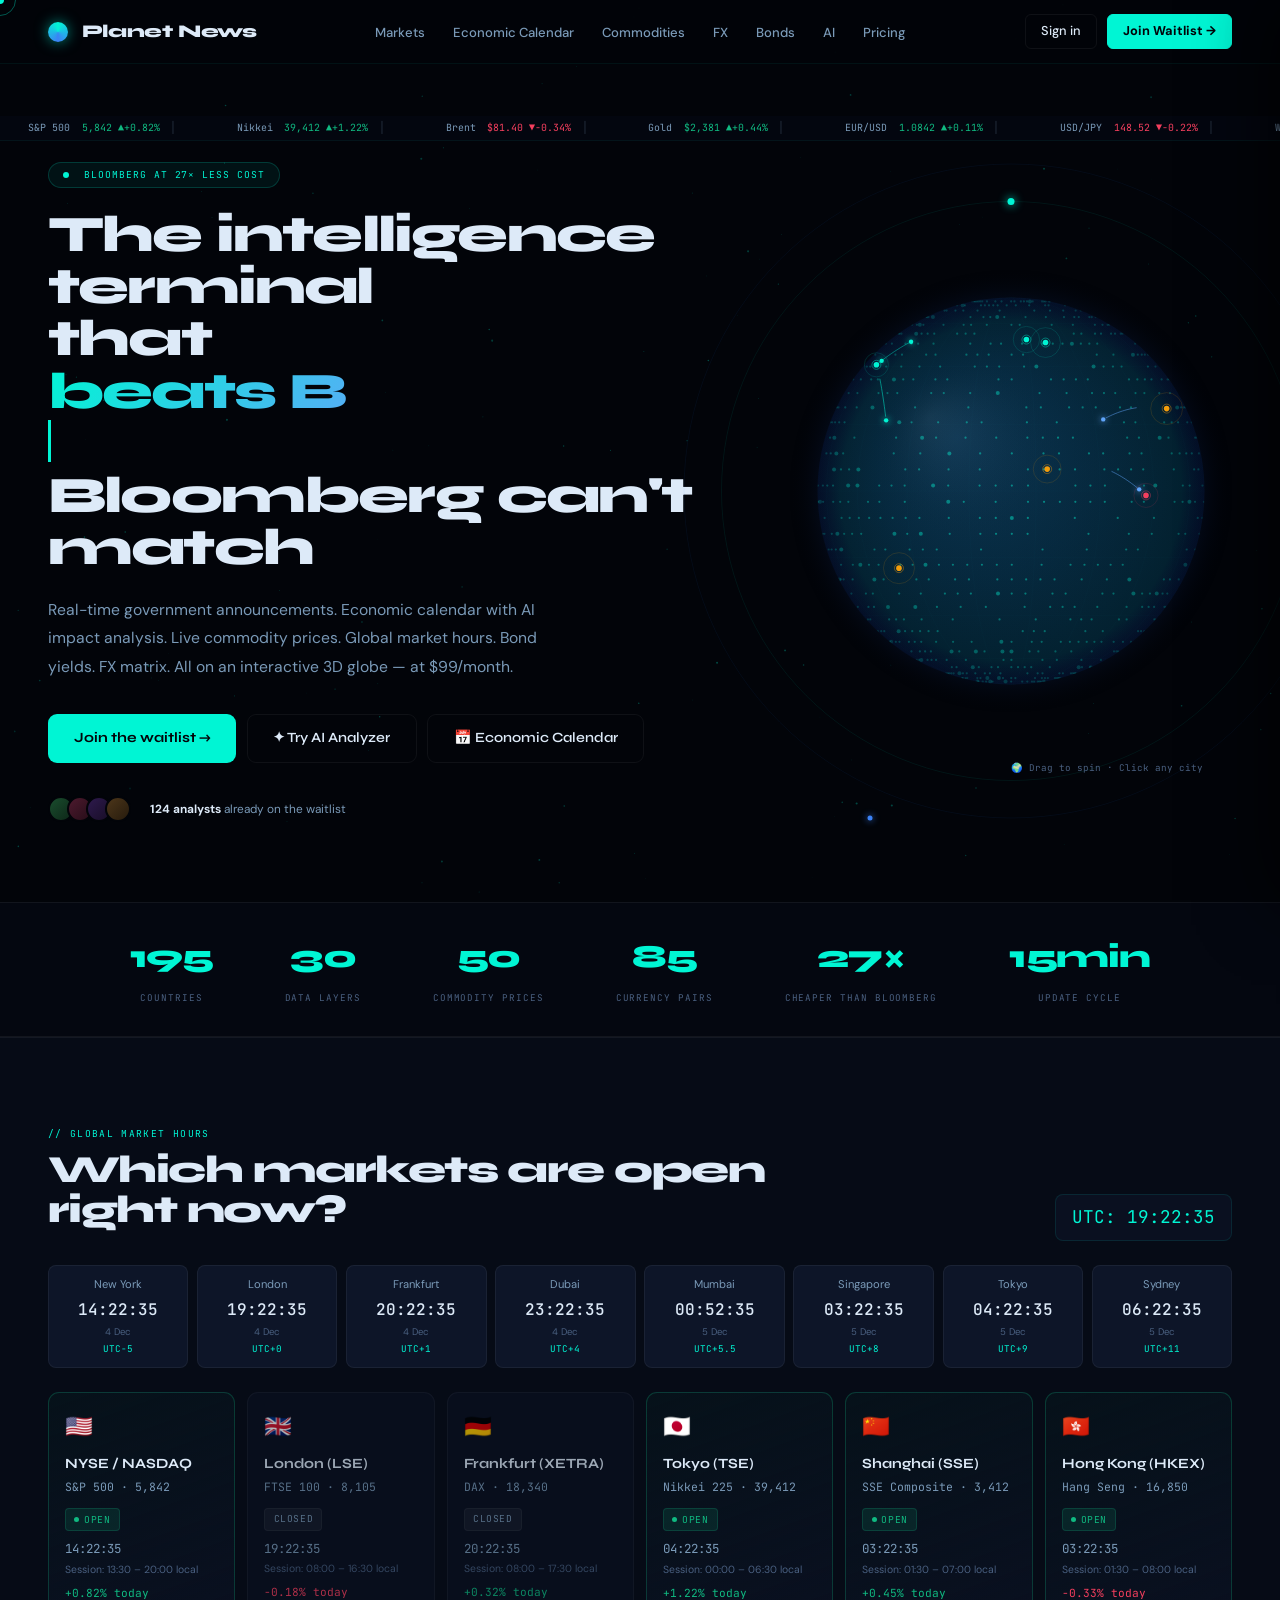
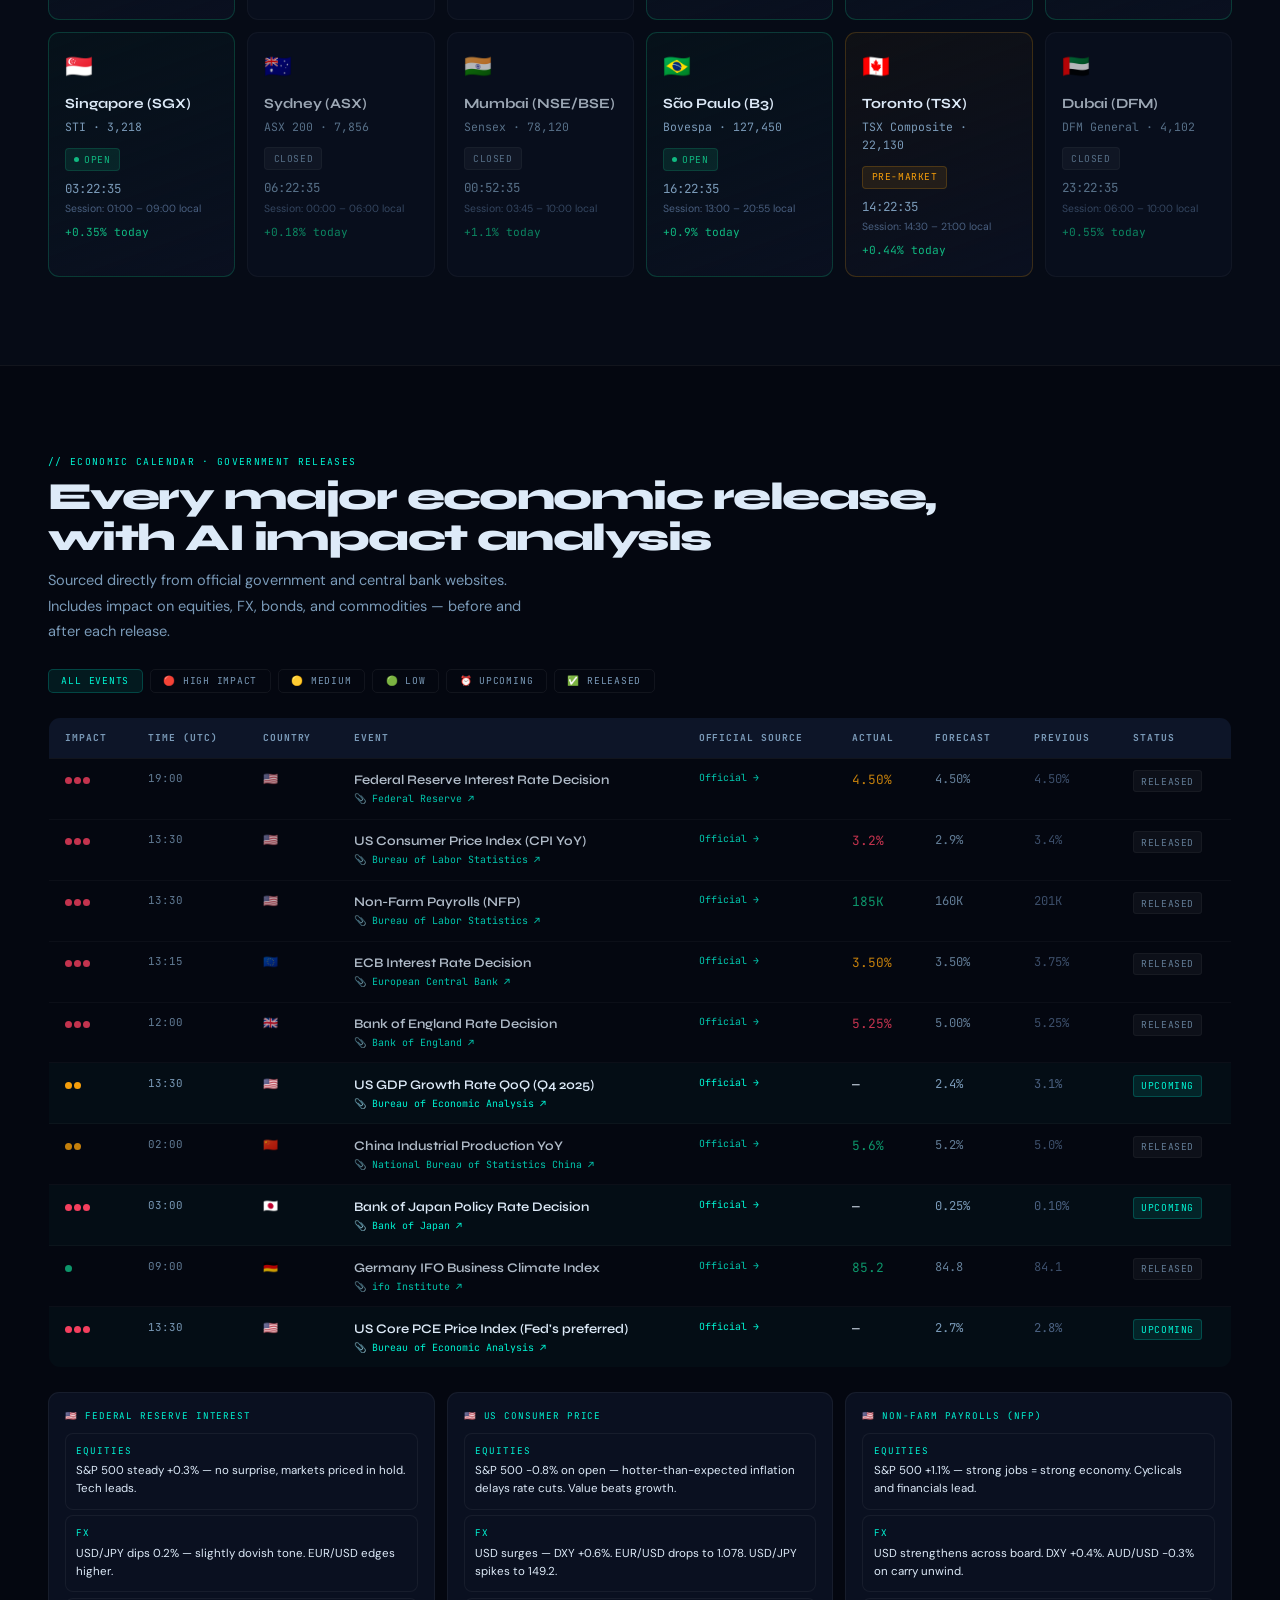
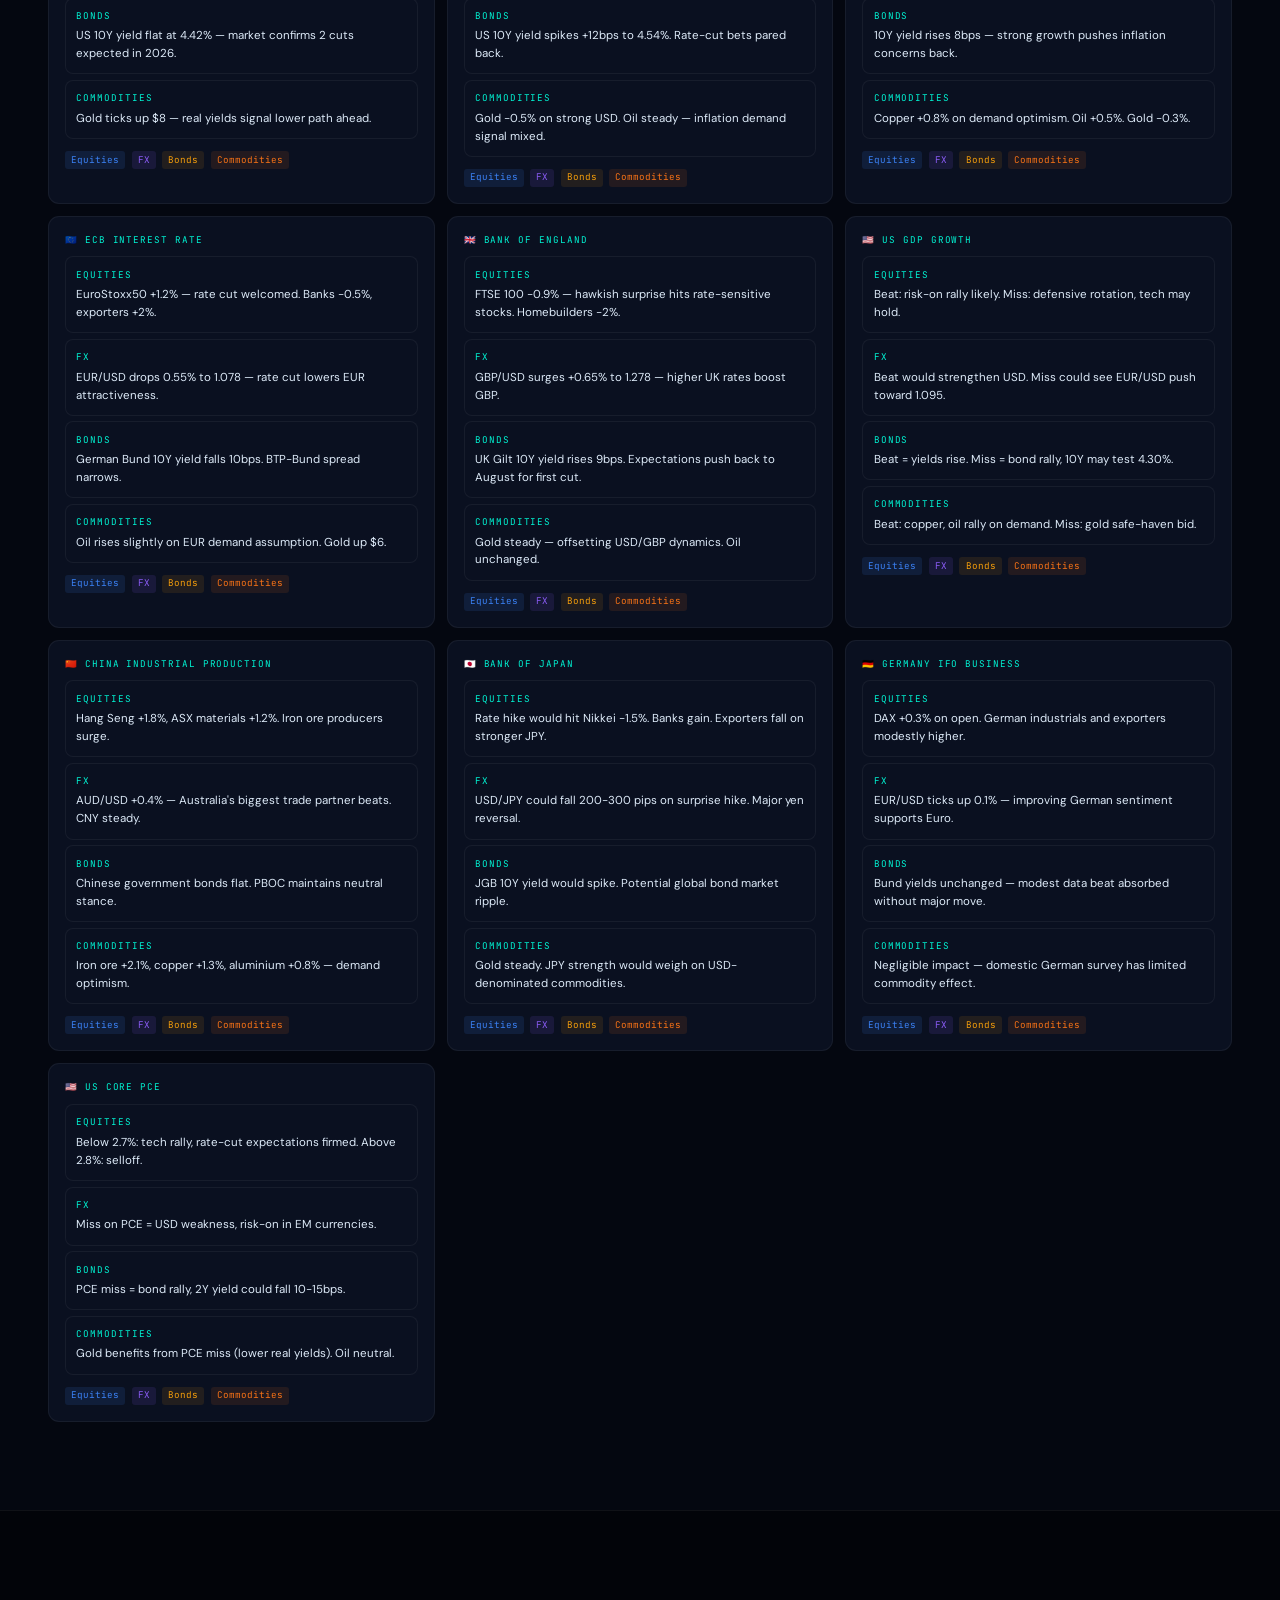
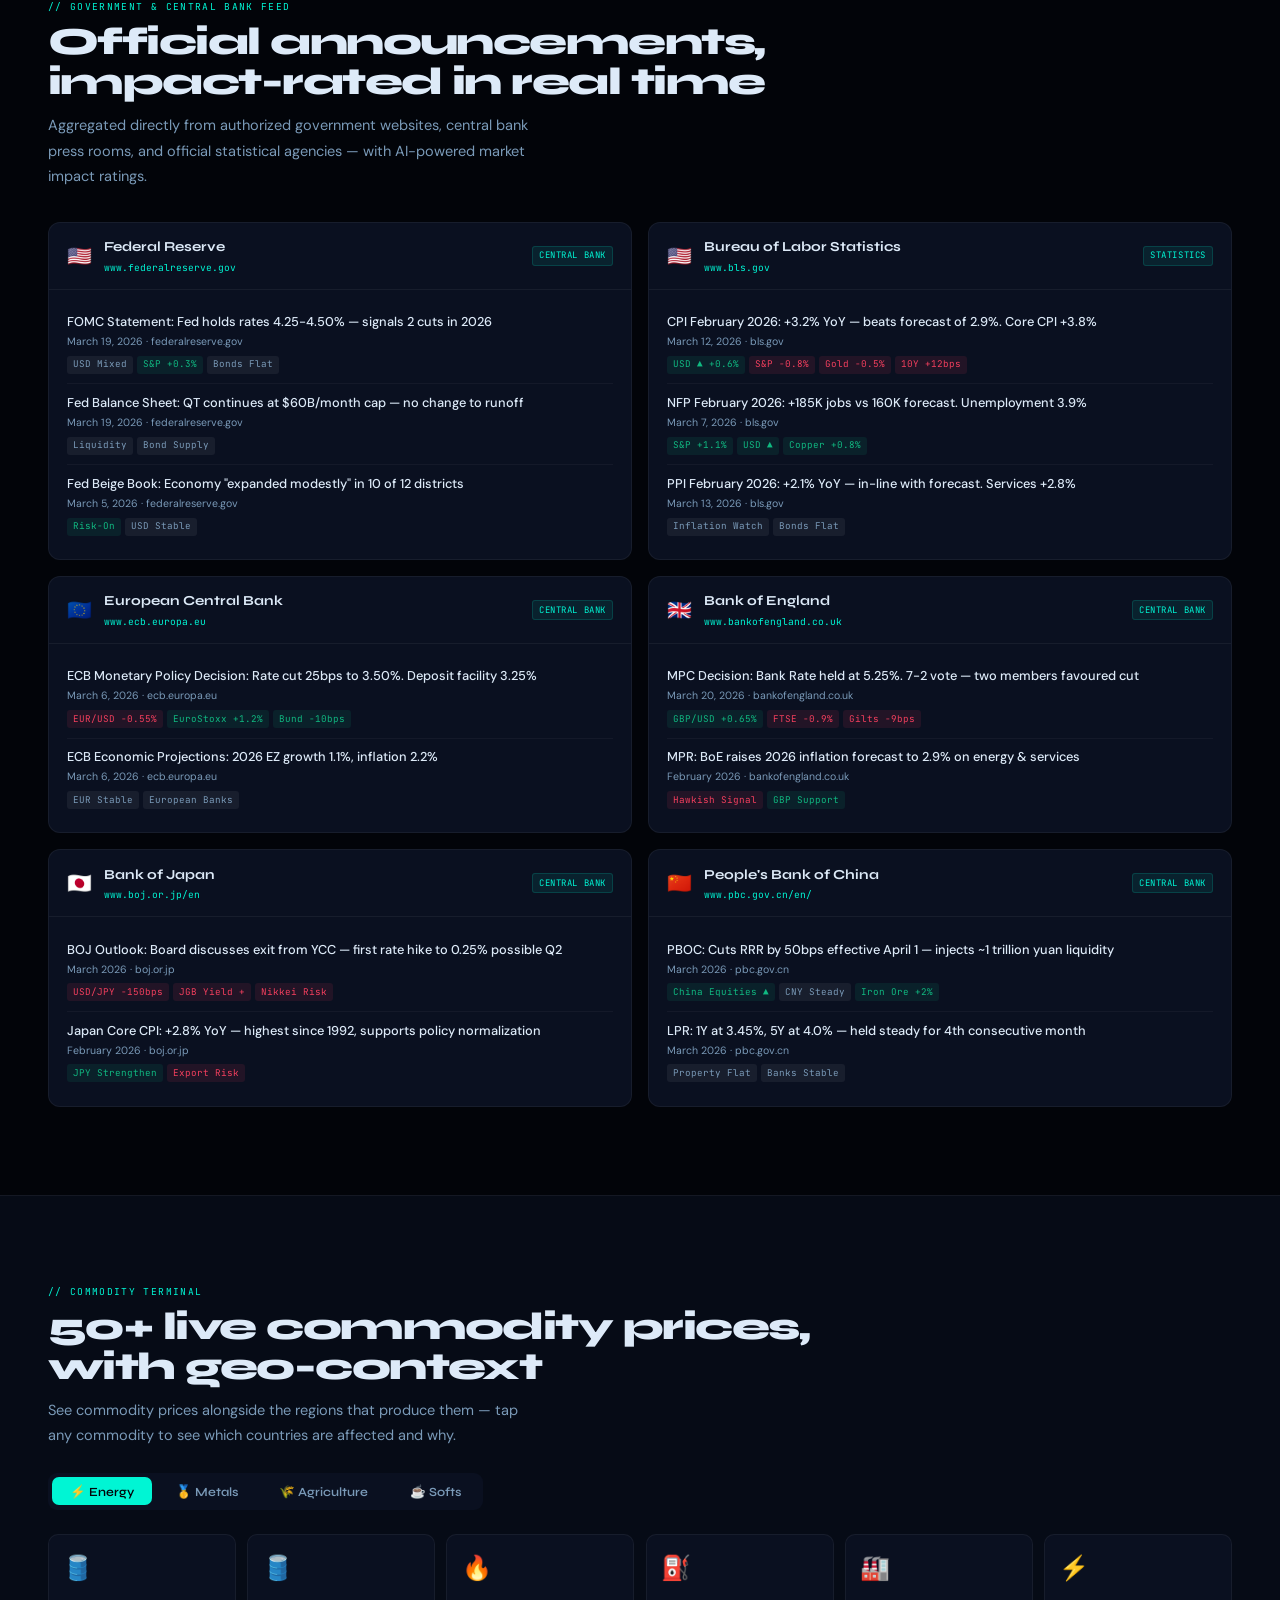
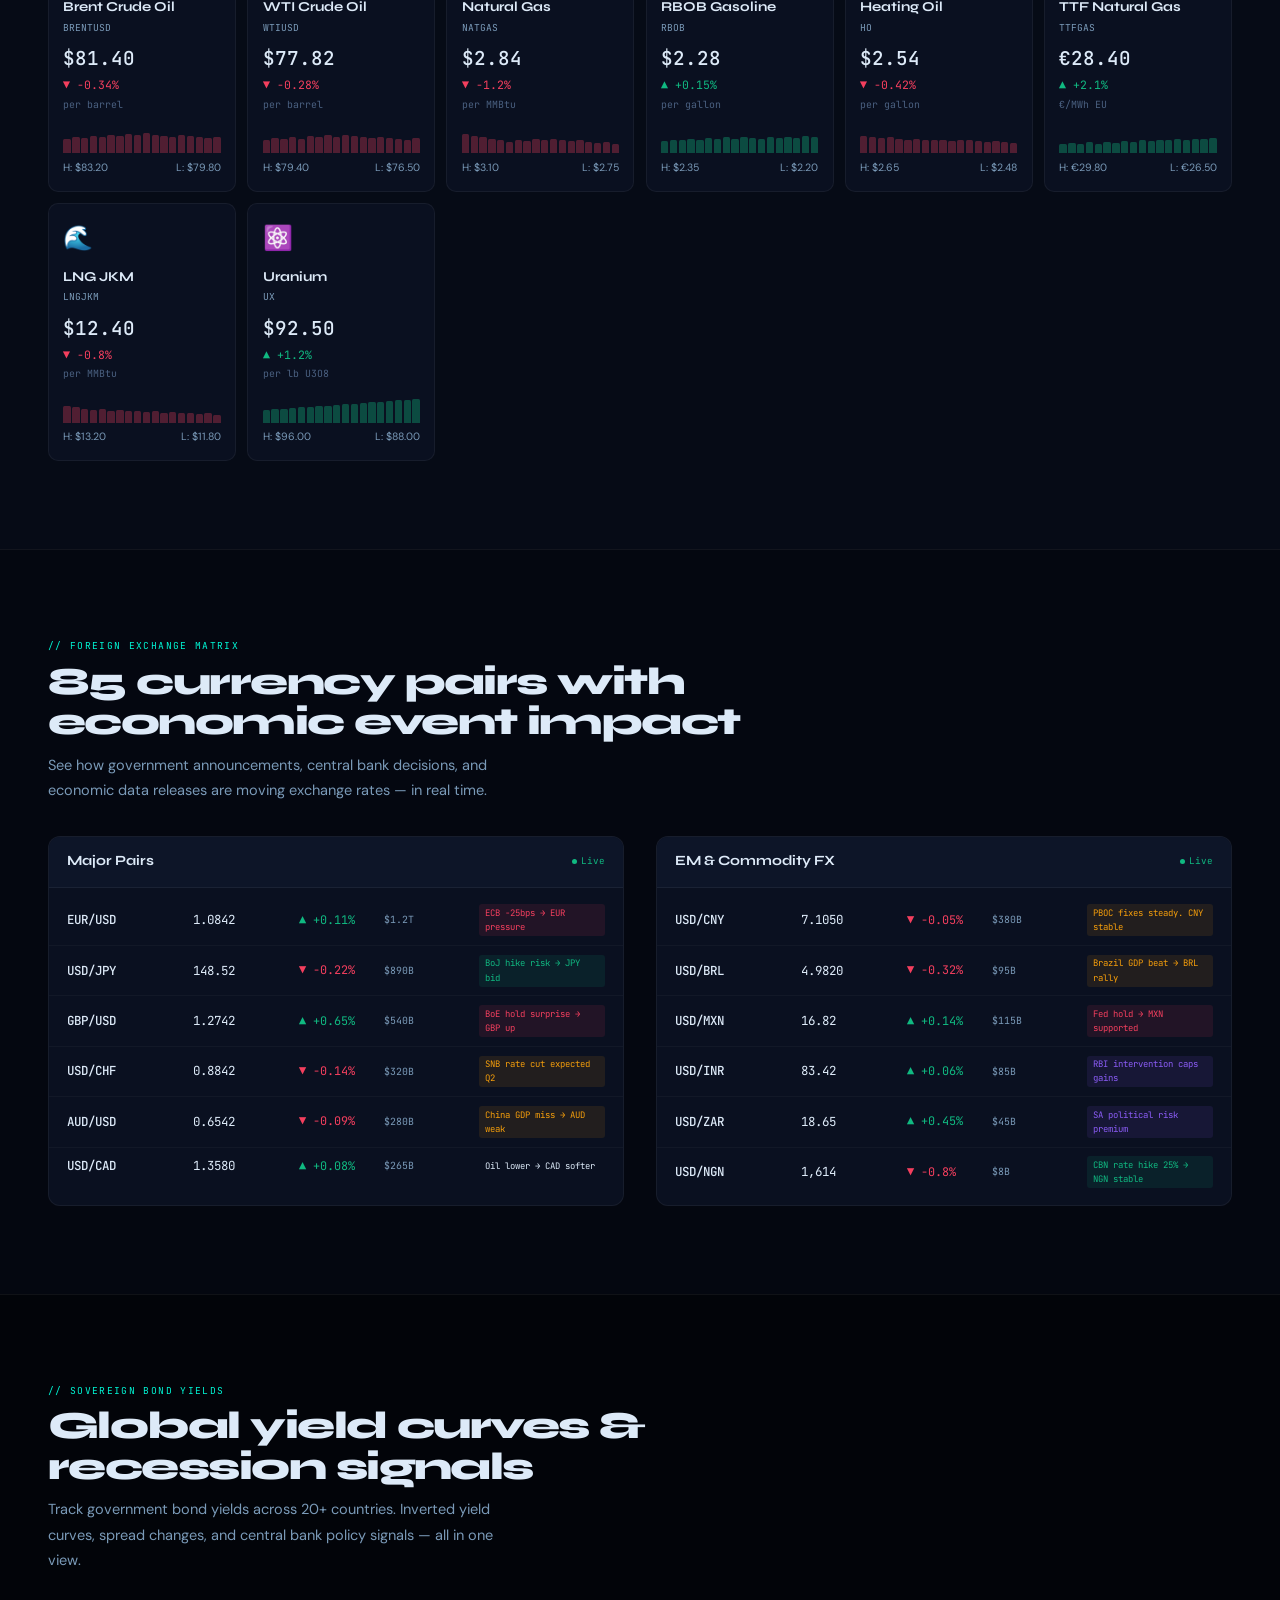
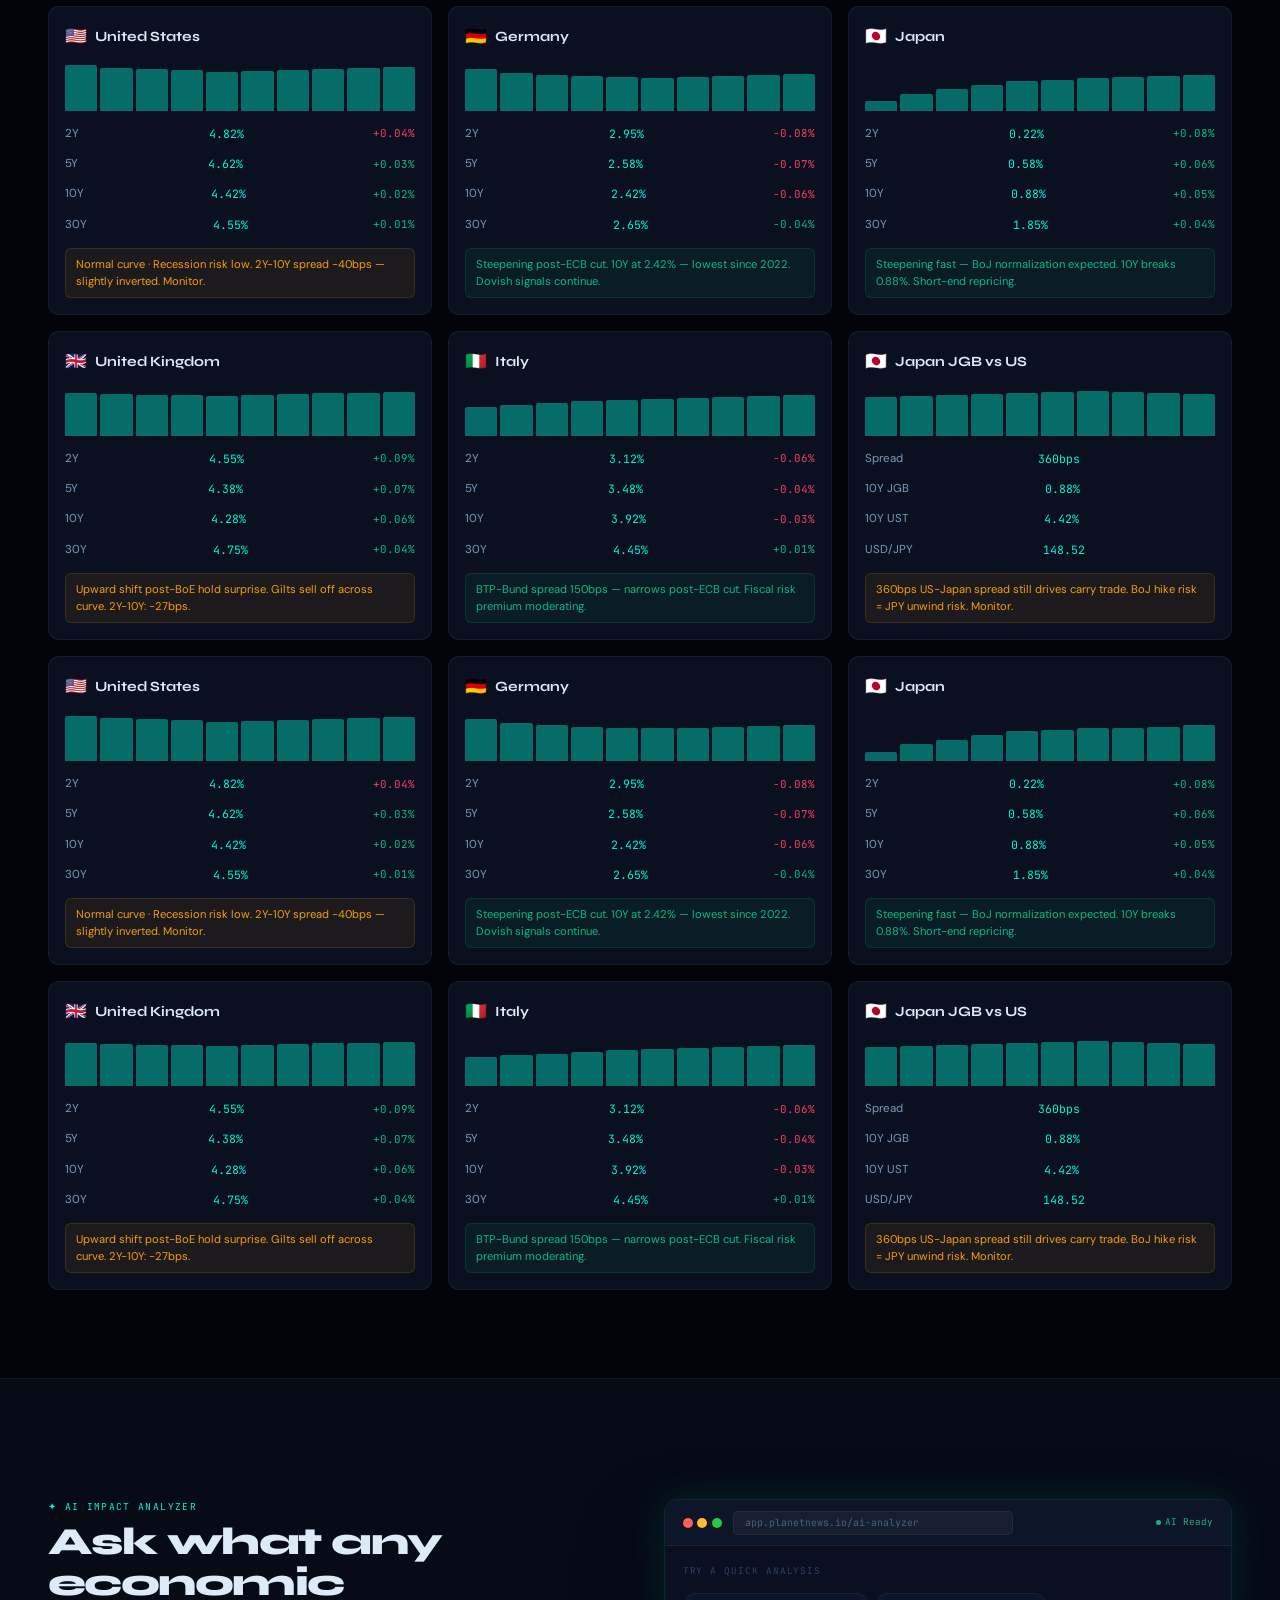
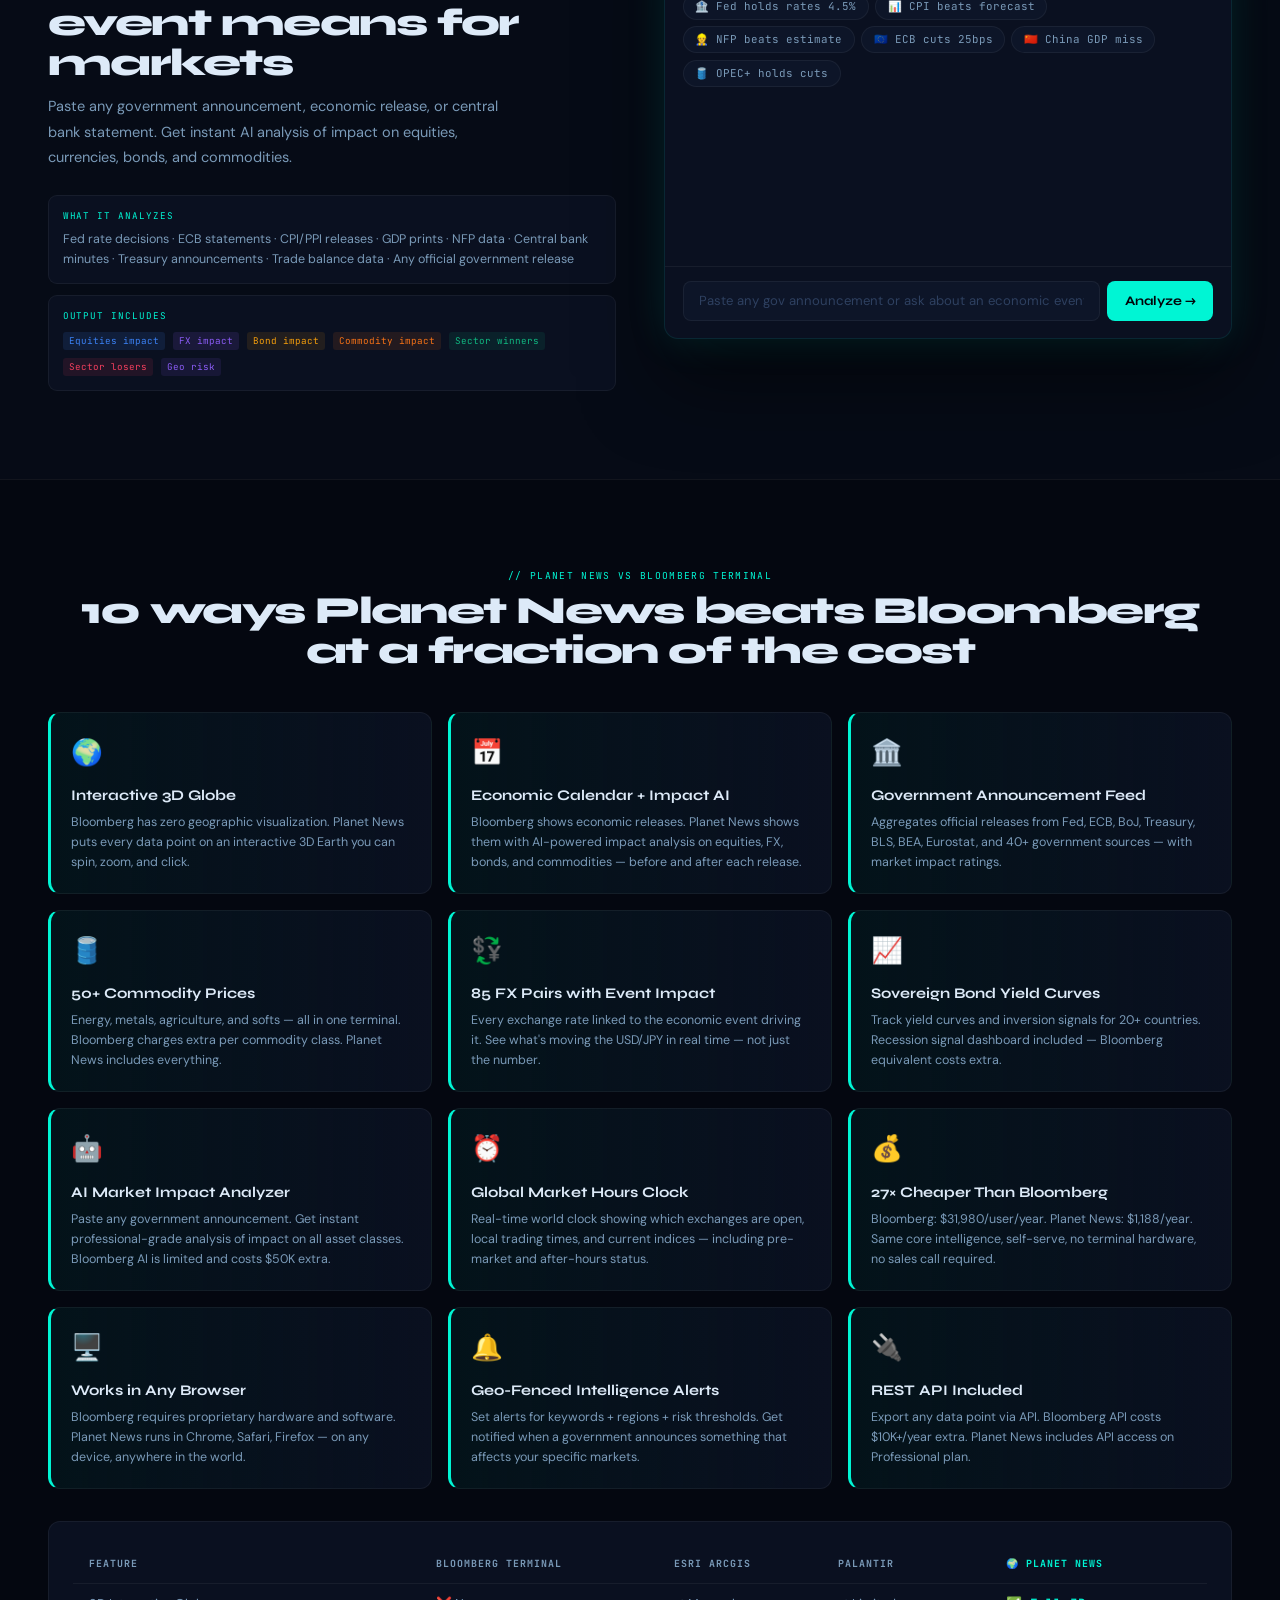
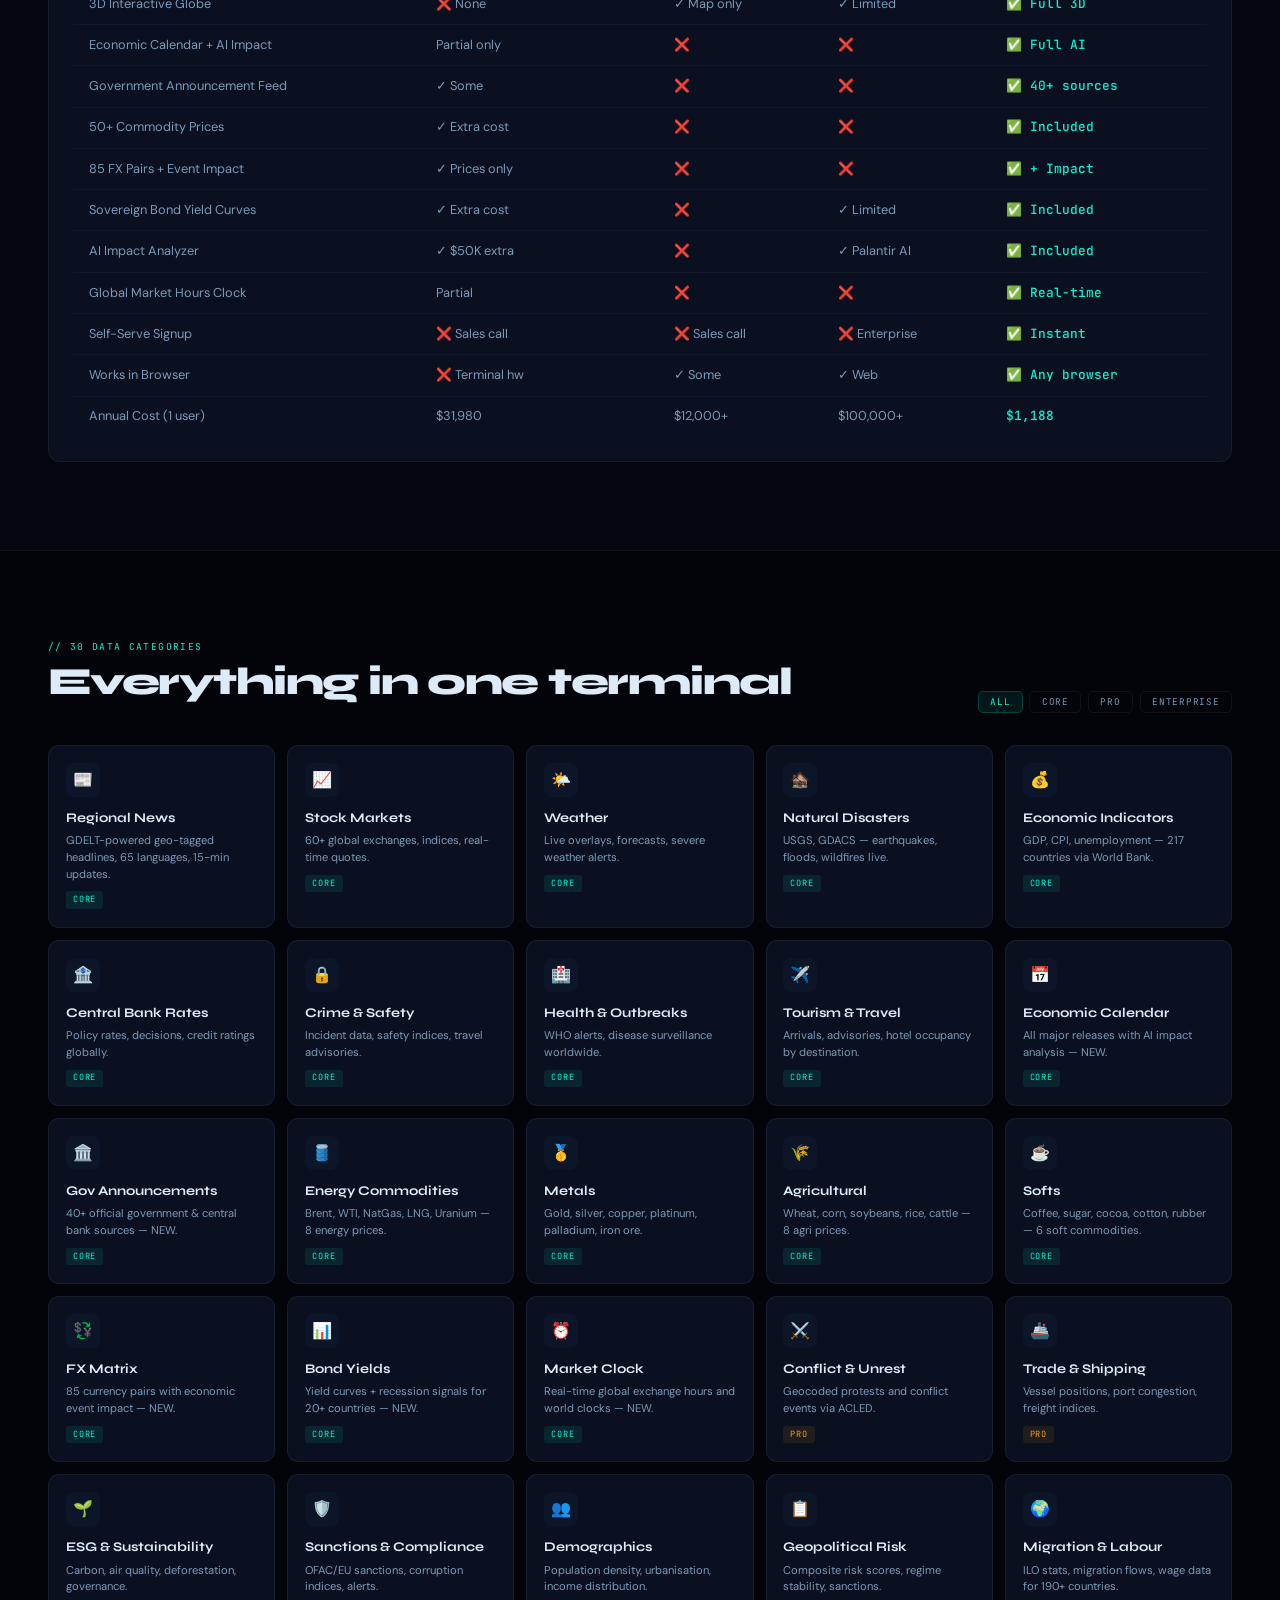
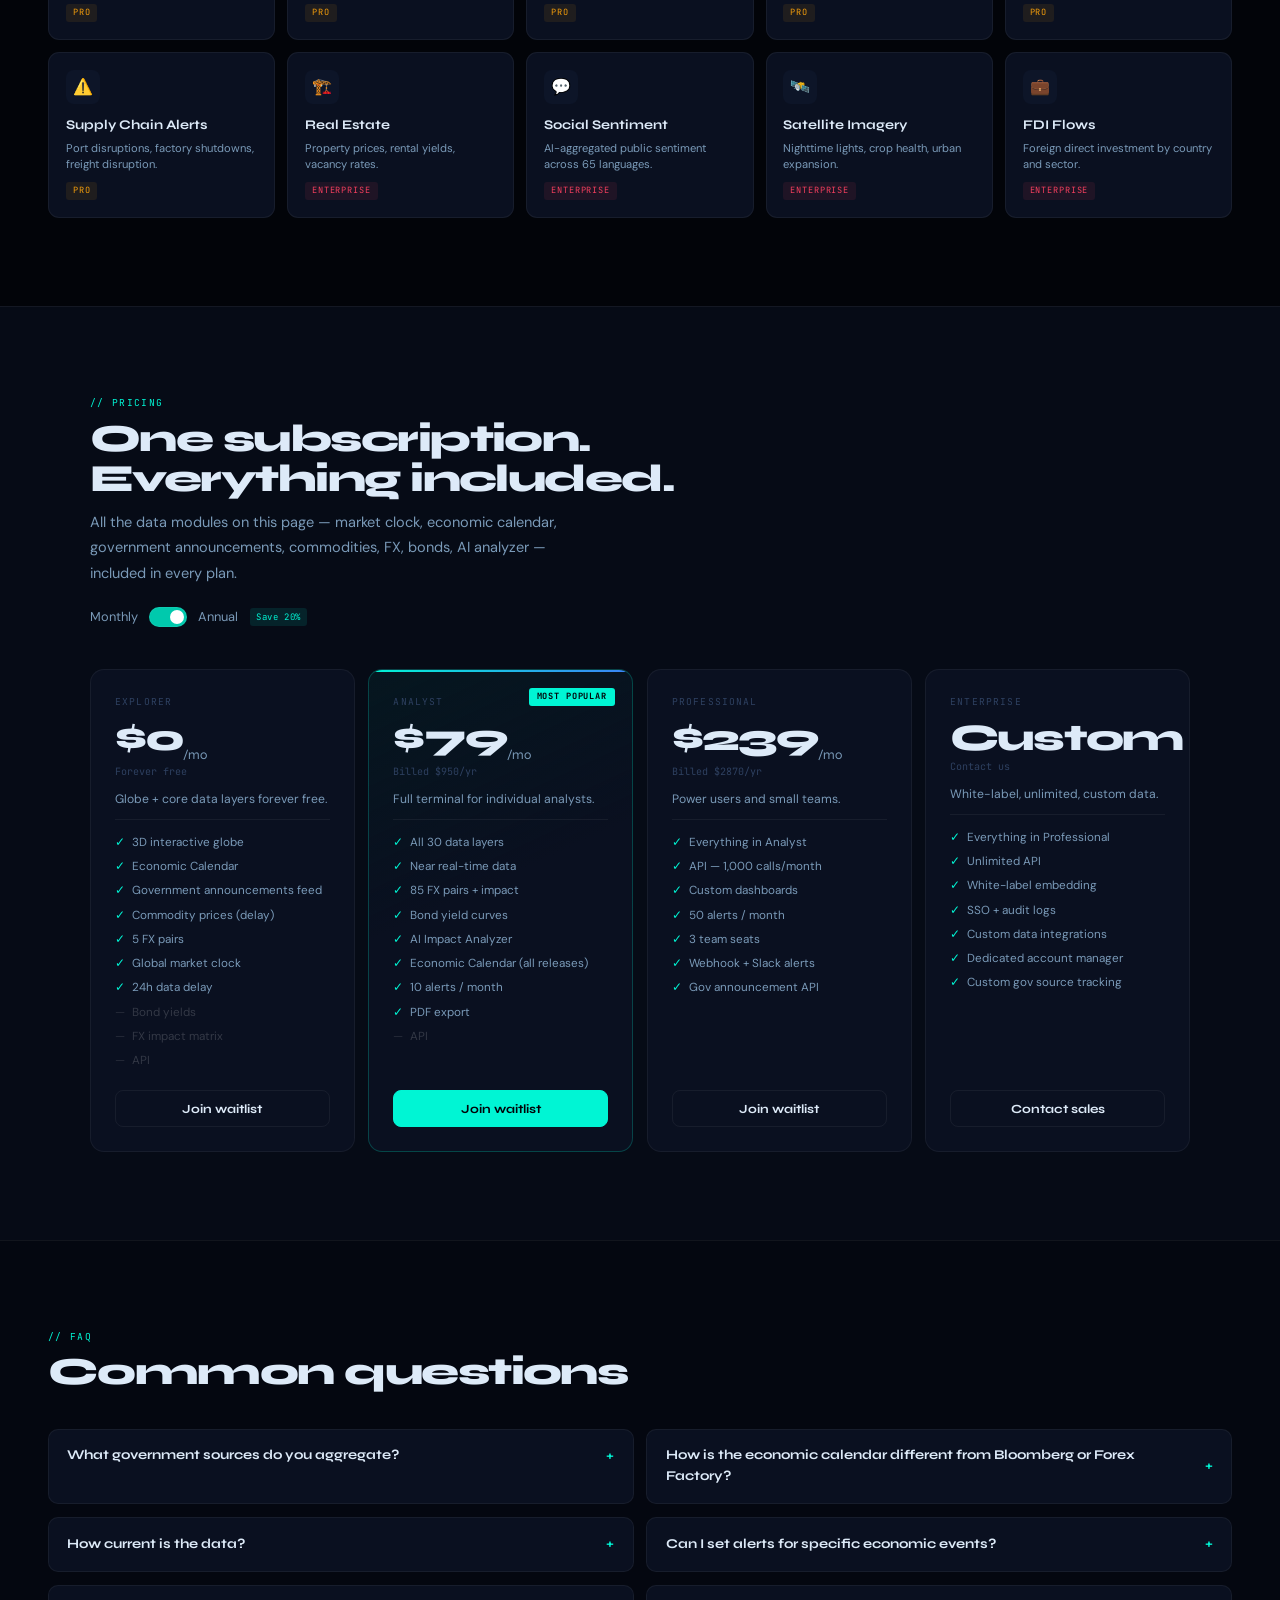
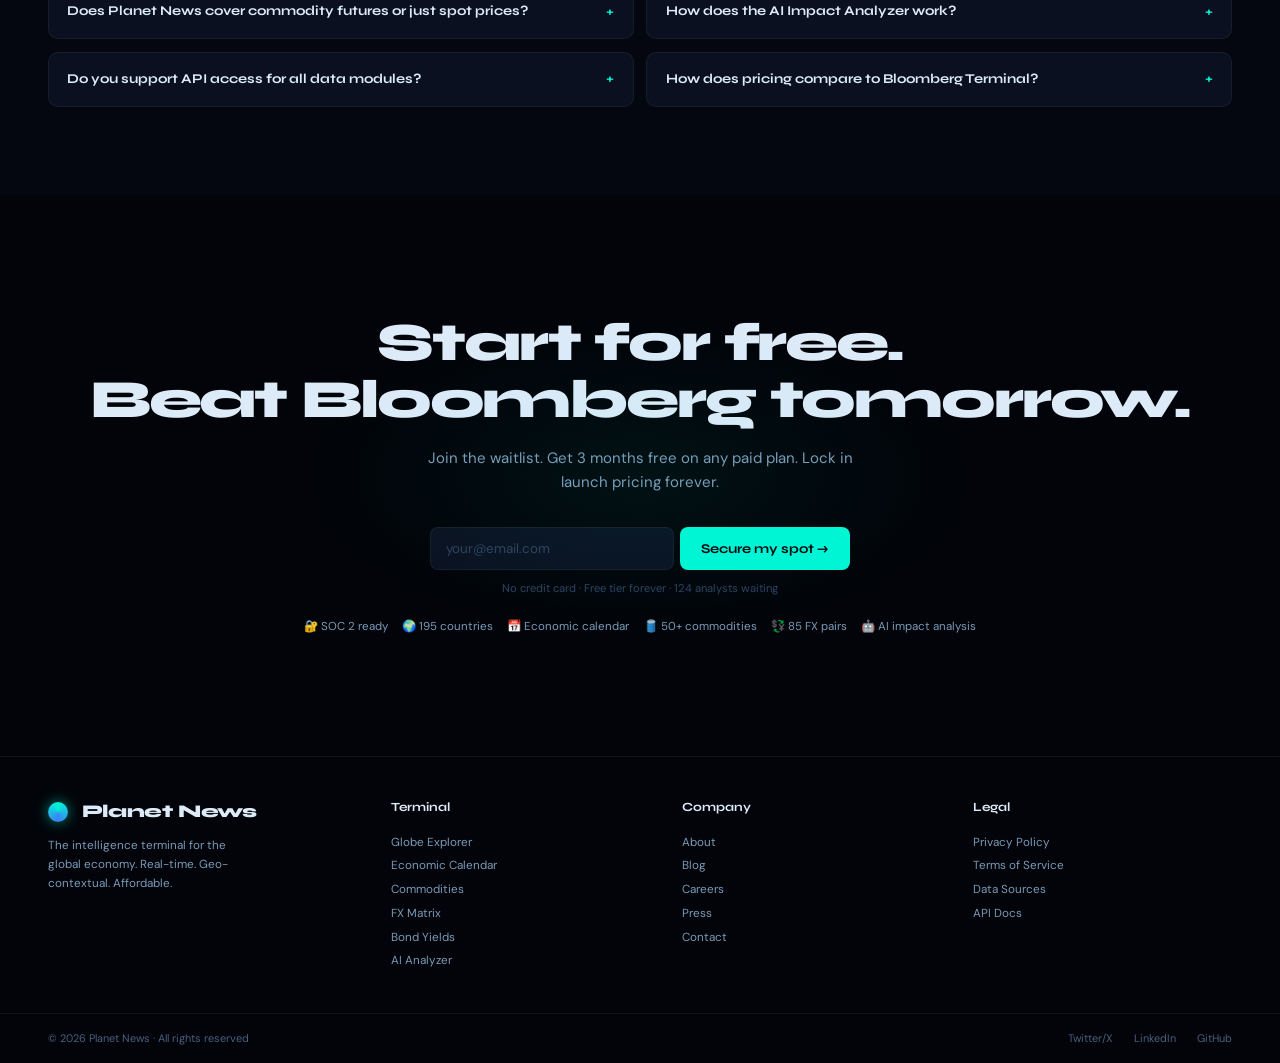
<file: indexOriginal.html>
<!DOCTYPE html>
<html lang="en">
<head>
<meta charset="UTF-8"/>
<meta name="viewport" content="width=device-width,initial-scale=1.0"/>
<title>Planet News — The Intelligence Terminal That Beats Bloomberg</title>
<link rel="preconnect" href="https://fonts.googleapis.com"/>
<link rel="preconnect" href="https://fonts.gstatic.com" crossorigin/>
<link href="https://fonts.googleapis.com/css2?family=Syne:wght@400;600;700;800&family=DM+Sans:wght@300;400;500&family=JetBrains+Mono:wght@400;500&display=swap" rel="stylesheet"/>
<style>
:root{
  --bg:#020409;--bg2:#040710;--bg3:#060b16;
  --s1:#0a1020;--s2:#0d1528;--s3:#111c35;--s4:#162240;
  --teal:#00f5d4;--teal2:#00c9ad;--teal3:rgba(0,245,212,.1);
  --gold:#f59e0b;--red:#f43f5e;--green:#10b981;--blue:#3b82f6;--violet:#8b5cf6;--orange:#f97316;
  --text:#ddeaf8;--muted:#2e4060;--muted2:#4a6080;--muted3:#7a9ab8;
  --border:rgba(0,245,212,.1);--border2:rgba(255,255,255,.055);
  --glow:0 0 40px rgba(0,245,212,.12);--glow2:0 0 24px rgba(0,245,212,.22);
  --font-d:'Syne',sans-serif;--font-b:'DM Sans',sans-serif;--font-m:'JetBrains Mono',monospace;
}
*,*::before,*::after{box-sizing:border-box;margin:0;padding:0;}
html{scroll-behavior:smooth;}
body{background:var(--bg);color:var(--text);font-family:var(--font-b);line-height:1.6;overflow-x:hidden;cursor:none;}
/* CURSOR */
#cur{position:fixed;width:8px;height:8px;background:var(--teal);border-radius:50%;pointer-events:none;z-index:9999;transform:translate(-50%,-50%);mix-blend-mode:screen;}
#curR{position:fixed;width:32px;height:32px;border:1px solid rgba(0,245,212,.35);border-radius:50%;pointer-events:none;z-index:9998;transform:translate(-50%,-50%);transition:width .18s,height .18s;}
body.cb #cur{width:14px;height:14px;}
body.cb #curR{width:48px;height:48px;}
#spbar{position:fixed;top:0;left:0;height:2px;background:linear-gradient(90deg,var(--teal),#3b82f6,#8b5cf6);z-index:300;}
/* NAV */
nav{position:fixed;top:0;left:0;right:0;z-index:200;display:flex;align-items:center;justify-content:space-between;padding:.9rem 3rem;background:rgba(2,4,9,.85);backdrop-filter:blur(20px);border-bottom:1px solid rgba(0,245,212,.06);}
nav.stuck{padding:.65rem 3rem;background:rgba(2,4,9,.97);}
.logo{display:flex;align-items:center;gap:.5rem;font-family:var(--font-d);font-weight:800;font-size:1.12rem;letter-spacing:-.02em;color:var(--text);text-decoration:none;}
.logo-orb{width:20px;height:20px;border-radius:50%;background:conic-gradient(var(--teal),var(--blue),var(--teal));box-shadow:0 0 14px rgba(0,245,212,.55);animation:orspin 6s linear infinite;}
@keyframes orspin{to{filter:hue-rotate(360deg);}}
.nl{display:flex;gap:1.75rem;list-style:none;}
.nl a{color:var(--muted3);font-size:.82rem;font-weight:500;text-decoration:none;transition:color .2s;}
.nl a:hover{color:var(--text);}
.nav-r{display:flex;gap:.6rem;}
.nbtn{padding:.38rem .95rem;border-radius:6px;font-family:var(--font-b);font-size:.8rem;font-weight:500;cursor:pointer;transition:all .2s;text-decoration:none;border:1px solid var(--border2);background:transparent;color:var(--text);}
.nbtn:hover{border-color:var(--teal);color:var(--teal);}
.nbtn-p{background:var(--teal);border-color:var(--teal);color:#020409;font-weight:700;}
.nbtn-p:hover{background:#00ffd9;box-shadow:var(--glow2);}
/* TICKER */
.tick-bar{position:fixed;top:58px;left:0;right:0;z-index:199;overflow:hidden;background:rgba(4,7,16,.97);border-bottom:1px solid rgba(0,245,212,.055);padding:.26rem 0;}
.tick-tr{display:flex;width:max-content;animation:tscroll 55s linear infinite;}
.tick-tr:hover{animation-play-state:paused;}
.ti{display:inline-flex;align-items:center;gap:.35rem;padding:0 1.75rem;font-family:var(--font-m);font-size:.62rem;white-space:nowrap;color:var(--muted3);}
.up{color:var(--green);}
.dn{color:var(--red);}
.hi{color:var(--teal);}
.warn{color:var(--gold);}
@keyframes tscroll{0%{transform:translateX(0);}100%{transform:translateX(-50%);}}
/* HERO */
#hero{position:relative;min-height:100vh;display:grid;grid-template-columns:1fr 1fr;align-items:center;gap:3rem;padding:10rem 3rem 5rem;max-width:1440px;margin:0 auto;}
#pcanvas{position:fixed;inset:0;z-index:0;pointer-events:none;opacity:.55;}
.hero-l{position:relative;z-index:2;}
.hero-r{position:relative;z-index:2;display:flex;align-items:center;justify-content:center;}
.eyebrow{display:inline-flex;align-items:center;gap:.5rem;background:rgba(0,245,212,.06);border:1px solid rgba(0,245,212,.18);border-radius:100px;padding:.28rem .88rem;font-family:var(--font-m);font-size:.6rem;letter-spacing:.1em;color:var(--teal);text-transform:uppercase;margin-bottom:1.3rem;animation:fup .7s ease both;}
.pdot{width:6px;height:6px;border-radius:50%;background:var(--teal);animation:pb 1.4s ease-in-out infinite;}
@keyframes pb{0%,100%{opacity:1;}50%{opacity:.15;}}
h1{font-family:var(--font-d);font-size:clamp(2.6rem,4vw,4.2rem);font-weight:800;letter-spacing:-.035em;line-height:1.02;margin-bottom:1.35rem;animation:fup .7s .1s ease both;}
.grad{background:linear-gradient(130deg,var(--teal) 0%,#60a5fa 55%,#a78bfa 100%);-webkit-background-clip:text;-webkit-text-fill-color:transparent;background-clip:text;}
.tw-w{display:inline-block;min-width:12ch;}
.tw-c{display:inline-block;width:3px;height:.82em;background:var(--teal);vertical-align:-.04em;animation:blink .85s step-end infinite;}
@keyframes blink{50%{opacity:0;}}
.hero-sub{font-size:.98rem;color:var(--muted3);line-height:1.8;max-width:490px;margin-bottom:2.1rem;animation:fup .7s .2s ease both;}
.hero-btns{display:flex;gap:.65rem;flex-wrap:wrap;margin-bottom:2.1rem;animation:fup .7s .3s ease both;}
.btn-p{background:var(--teal);color:#020409;border:none;padding:.75rem 1.6rem;border-radius:9px;font-family:var(--font-d);font-weight:700;font-size:.88rem;cursor:pointer;transition:all .25s;text-decoration:none;display:inline-flex;align-items:center;gap:.42rem;}
.btn-p:hover{background:#00ffd9;box-shadow:var(--glow2);transform:translateY(-2px);}
.btn-s{background:transparent;color:var(--text);border:1px solid var(--border2);padding:.75rem 1.6rem;border-radius:9px;font-family:var(--font-d);font-weight:600;font-size:.88rem;cursor:pointer;transition:all .25s;text-decoration:none;display:inline-flex;align-items:center;gap:.42rem;}
.btn-s:hover{border-color:var(--teal);color:var(--teal);}
.trust-row{display:flex;align-items:center;gap:1.2rem;animation:fup .7s .4s ease both;}
.t-avs{display:flex;}
.t-av{width:26px;height:26px;border-radius:50%;border:2px solid var(--bg);margin-left:-7px;}
.t-av:first-child{margin-left:0;}
.a1{background:linear-gradient(135deg,#1a4d2e,#0d2618);}
.a2{background:linear-gradient(135deg,#4d1a2e,#260d18);}
.a3{background:linear-gradient(135deg,#2e1a4d,#180d26);}
.a4{background:linear-gradient(135deg,#4d361a,#261b0d);}
.t-txt{font-size:.74rem;color:var(--muted3);}
.t-txt strong{color:var(--text);}
@keyframes fup{from{opacity:0;transform:translateY(16px);}to{opacity:1;transform:translateY(0);}}
/* GLOBE */
#gwrap{position:relative;width:510px;height:510px;}
#gc{position:absolute;top:50%;left:50%;transform:translate(-50%,-50%);border-radius:50%;cursor:grab;z-index:3;}
.gr{position:absolute;border-radius:50%;border:1px solid rgba(0,245,212,.07);top:50%;left:50%;transform:translate(-50%,-50%);}
.gr1{width:580px;height:580px;animation:rspin 22s linear infinite;}
.gr1::after{content:'';position:absolute;top:-4px;left:50%;width:7px;height:7px;border-radius:50%;background:var(--teal);box-shadow:0 0 10px var(--teal);transform:translateX(-50%);}
.gr2{width:655px;height:655px;animation:rspin 40s linear infinite reverse;border-color:rgba(59,130,246,.06);}
.gr2::before{content:'';position:absolute;bottom:-3px;left:28%;width:5px;height:5px;border-radius:50%;background:var(--blue);box-shadow:0 0 7px var(--blue);}
@keyframes rspin{from{transform:translate(-50%,-50%) rotate(0deg);}to{transform:translate(-50%,-50%) rotate(360deg);}}
#gtt{position:fixed;background:rgba(4,7,16,.97);border:1px solid rgba(0,245,212,.2);border-radius:9px;padding:.68rem .95rem;pointer-events:none;z-index:9990;backdrop-filter:blur(14px);min-width:155px;display:none;}
#gtt .gn{font-family:var(--font-d);font-weight:700;font-size:.87rem;margin-bottom:.32rem;}
#gtt .gr2b{display:flex;justify-content:space-between;gap:.75rem;font-size:.67rem;color:var(--muted3);padding:.08rem 0;}
#gtt .gv{color:var(--teal);font-family:var(--font-m);}
#gtt .gh{font-size:.58rem;color:var(--teal);margin-top:.35rem;font-family:var(--font-m);}
.glb-hint{position:absolute;bottom:-30px;left:50%;transform:translateX(-50%);font-family:var(--font-m);font-size:.58rem;color:var(--muted2);white-space:nowrap;animation:fup 1s 2.5s ease both;opacity:0;}
/* CITY PANEL */
#cpanel{position:fixed;right:-440px;top:0;width:420px;height:100vh;background:var(--s1);border-left:1px solid var(--border);z-index:250;overflow-y:auto;transition:right .42s cubic-bezier(.22,.68,0,1.2);box-shadow:-24px 0 70px rgba(0,0,0,.8);}
#cpanel.open{right:0;}
.cph{padding:1.3rem;border-bottom:1px solid var(--border2);display:flex;justify-content:space-between;align-items:flex-start;position:sticky;top:0;background:var(--s1);z-index:5;}
.cpn{font-family:var(--font-d);font-weight:700;font-size:1.3rem;letter-spacing:-.02em;}
.cpco{font-size:.74rem;color:var(--muted3);margin-top:.1rem;}
.cpst{display:inline-flex;align-items:center;gap:.3rem;font-family:var(--font-m);font-size:.58rem;padding:.15rem .5rem;border-radius:4px;margin-top:.4rem;}
.st-ok{background:rgba(16,185,129,.1);color:var(--green);border:1px solid rgba(16,185,129,.2);}
.st-warn{background:rgba(245,158,11,.1);color:var(--gold);border:1px solid rgba(245,158,11,.2);}
.st-hi{background:rgba(244,63,94,.1);color:var(--red);border:1px solid rgba(244,63,94,.2);}
.cpclose{background:rgba(255,255,255,.05);border:none;color:var(--text);width:28px;height:28px;border-radius:6px;cursor:pointer;font-size:.85rem;transition:all .2s;display:flex;align-items:center;justify-content:center;flex-shrink:0;}
.cpclose:hover{background:rgba(244,63,94,.2);color:var(--red);}
.cpbody{padding:1rem;}
.cps{margin-bottom:1.25rem;}
.cpst2{font-family:var(--font-m);font-size:.56rem;letter-spacing:.13em;text-transform:uppercase;color:var(--muted);margin-bottom:.55rem;display:flex;align-items:center;gap:.45rem;}
.cpst2::after{content:'';flex:1;height:1px;background:var(--border2);}
.cpc{background:var(--s2);border:1px solid var(--border2);border-radius:8px;padding:.78rem;margin-bottom:.4rem;}
.cpcr{display:flex;justify-content:space-between;align-items:center;font-size:.72rem;padding:.2rem 0;}
.cpcl{color:var(--muted3);}
.cpcv{font-family:var(--font-m);font-size:.76rem;color:var(--teal);}
.cpcv.g{color:var(--green);}
.cpcv.r{color:var(--red);}
.cpcv.o{color:var(--gold);}
.cni{background:var(--s2);border:1px solid var(--border2);border-radius:8px;padding:.74rem;margin-bottom:.4rem;transition:border-color .2s;}
.cni:hover{border-color:var(--border);}
.cni-cat{font-family:var(--font-m);font-size:.54rem;letter-spacing:.08em;text-transform:uppercase;margin-bottom:.25rem;}
.cni-t{font-size:.76rem;line-height:1.5;}
.cni-m{font-size:.63rem;color:var(--muted);margin-top:.25rem;}
.rbar{height:4px;border-radius:2px;background:rgba(255,255,255,.05);margin:.35rem 0 .1rem;}
.rfill{height:100%;border-radius:2px;}
.rlbl{display:flex;justify-content:space-between;font-size:.66rem;}
.wx-c{text-align:center;padding:.8rem 0;}
.wx-ico{font-size:2.6rem;margin-bottom:.35rem;}
.wx-tmp{font-family:var(--font-d);font-size:2.2rem;font-weight:800;letter-spacing:-.04em;}
.wx-desc{font-size:.76rem;color:var(--muted3);margin-top:.15rem;}
.wx-grid{display:grid;grid-template-columns:1fr 1fr 1fr;gap:.35rem;margin-top:.8rem;}
.wx-cell{background:var(--s2);border-radius:6px;padding:.48rem;text-align:center;font-size:.64rem;color:var(--muted3);}
.wx-cell strong{display:block;font-family:var(--font-m);font-size:.7rem;color:var(--text);margin-top:.1rem;}
/* STATS */
.stats-bar{background:var(--bg2);border-top:1px solid var(--border2);border-bottom:1px solid var(--border2);padding:1.75rem 3rem;display:flex;justify-content:center;gap:4.5rem;flex-wrap:wrap;}
.stat{text-align:center;}
.stat-n{font-family:var(--font-d);font-size:2rem;font-weight:800;letter-spacing:-.04em;color:var(--teal);display:block;}
.stat-l{font-family:var(--font-m);font-size:.58rem;letter-spacing:.1em;text-transform:uppercase;color:var(--muted2);}
/* SHARED */
.sec-l{font-family:var(--font-m);font-size:.6rem;letter-spacing:.14em;text-transform:uppercase;color:var(--teal);margin-bottom:.5rem;}
.sec-t{font-family:var(--font-d);font-size:clamp(1.7rem,3vw,2.55rem);font-weight:800;letter-spacing:-.04em;line-height:1.05;margin-bottom:.65rem;}
.sec-sub{color:var(--muted3);font-size:.91rem;line-height:1.75;max-width:480px;}
.rv{opacity:0;transform:translateY(22px);transition:opacity .7s ease,transform .7s ease;}
.rv.in{opacity:1;transform:none;}
.rvl{opacity:0;transform:translateX(-22px);transition:opacity .7s ease,transform .7s ease;}
.rvl.in{opacity:1;transform:none;}
.rvr{opacity:0;transform:translateX(22px);transition:opacity .7s ease,transform .7s ease;}
.rvr.in{opacity:1;transform:none;}
.sw{max-width:1300px;margin:0 auto;padding:5.5rem 3rem;}
/* ═══ MARKET CLOCK ═══ */
#mktclock{background:var(--bg3);border-top:1px solid var(--border2);}
.clock-grid{display:grid;grid-template-columns:repeat(auto-fill,minmax(170px,1fr));gap:.75rem;margin-top:2rem;}
.mkt-card{background:var(--s1);border:1px solid var(--border2);border-radius:11px;padding:1rem;transition:all .3s;position:relative;overflow:hidden;}
.mkt-card.open{border-color:rgba(16,185,129,.25);background:linear-gradient(160deg,rgba(16,185,129,.04),var(--s1));}
.mkt-card.pre{border-color:rgba(245,158,11,.2);background:linear-gradient(160deg,rgba(245,158,11,.04),var(--s1));}
.mkt-card.closed{border-color:var(--border2);opacity:.7;}
.mkt-flag{font-size:1.4rem;margin-bottom:.5rem;display:block;}
.mkt-name{font-family:var(--font-d);font-weight:700;font-size:.88rem;margin-bottom:.15rem;}
.mkt-idx{font-family:var(--font-m);font-size:.72rem;color:var(--muted3);margin-bottom:.5rem;}
.mkt-status{display:inline-flex;align-items:center;gap:.3rem;font-family:var(--font-m);font-size:.6rem;letter-spacing:.06em;text-transform:uppercase;padding:.18rem .52rem;border-radius:4px;}
.st-open{background:rgba(16,185,129,.12);color:var(--green);border:1px solid rgba(16,185,129,.2);}
.st-pre{background:rgba(245,158,11,.1);color:var(--gold);border:1px solid rgba(245,158,11,.2);}
.st-closed{background:rgba(255,255,255,.05);color:var(--muted3);border:1px solid var(--border2);}
.mkt-time{font-family:var(--font-m);font-size:.78rem;color:var(--muted3);margin-top:.5rem;}
.mkt-hours{font-size:.65rem;color:var(--muted2);margin-top:.15rem;}
.mkt-chg{font-family:var(--font-m);font-size:.7rem;margin-top:.4rem;}
.mkt-live-dot{width:5px;height:5px;border-radius:50%;background:var(--green);animation:pb 1.2s infinite;}
/* WORLD CLOCK ROW */
.world-clocks{display:grid;grid-template-columns:repeat(auto-fill,minmax(130px,1fr));gap:.55rem;margin-top:1.5rem;}
.wc-item{background:var(--s2);border:1px solid var(--border2);border-radius:8px;padding:.65rem .85rem;text-align:center;}
.wc-city{font-size:.7rem;color:var(--muted3);margin-bottom:.2rem;}
.wc-time{font-family:var(--font-m);font-size:1rem;font-weight:500;color:var(--text);}
.wc-date{font-size:.6rem;color:var(--muted2);margin-top:.1rem;}
.wc-offset{font-family:var(--font-m);font-size:.58rem;color:var(--teal);margin-top:.15rem;}
/* ═══ ECONOMIC CALENDAR ═══ */
#ecocal{background:var(--bg2);border-top:1px solid var(--border2);}
.cal-filters{display:flex;gap:.45rem;flex-wrap:wrap;margin-bottom:1.5rem;}
.cf-btn{padding:.28rem .78rem;border-radius:5px;font-family:var(--font-m);font-size:.6rem;letter-spacing:.08em;text-transform:uppercase;cursor:pointer;border:1px solid var(--border2);background:transparent;color:var(--muted3);transition:all .2s;}
.cf-btn.on{background:rgba(0,245,212,.08);border-color:rgba(0,245,212,.2);color:var(--teal);}
.cal-table{width:100%;border-collapse:collapse;border-radius:12px;overflow:hidden;border:1px solid var(--border2);}
.cal-table th{background:var(--s2);padding:.78rem 1rem;text-align:left;font-family:var(--font-m);font-size:.6rem;letter-spacing:.1em;text-transform:uppercase;color:var(--muted3);border-bottom:1px solid var(--border2);}
.cal-table td{padding:.72rem 1rem;font-size:.8rem;border-bottom:1px solid rgba(255,255,255,.03);vertical-align:top;}
.cal-table tr:last-child td{border-bottom:none;}
.cal-table tr:hover td{background:rgba(0,245,212,.03);}
.cal-table tr.upcoming td{background:rgba(0,245,212,.025);}
.cal-table tr.released td{opacity:.8;}
.ev-impact{display:inline-flex;align-items:center;gap:2px;}
.imp-dot{width:7px;height:7px;border-radius:50%;}
.imp-hi{background:var(--red);}
.imp-med{background:var(--gold);}
.imp-lo{background:var(--green);}
.ev-time{font-family:var(--font-m);font-size:.68rem;color:var(--muted3);}
.ev-country{display:flex;align-items:center;gap:.4rem;font-size:.76rem;}
.ev-flag{font-size:.95rem;}
.ev-name{font-family:var(--font-d);font-weight:600;font-size:.82rem;}
.ev-source{font-size:.62rem;color:var(--teal);font-family:var(--font-m);}
.ev-source a{color:var(--teal);text-decoration:none;}
.ev-source a:hover{text-decoration:underline;}
.ev-actual{font-family:var(--font-m);font-size:.8rem;}
.ev-actual.beat{color:var(--green);}
.ev-actual.miss{color:var(--red);}
.ev-actual.meet{color:var(--gold);}
.ev-forecast{font-family:var(--font-m);font-size:.76rem;color:var(--muted3);}
.ev-prev{font-family:var(--font-m);font-size:.76rem;color:var(--muted2);}
.ev-status{display:inline-block;font-family:var(--font-m);font-size:.6rem;letter-spacing:.06em;padding:.14rem .45rem;border-radius:3px;text-transform:uppercase;}
.es-upcoming{background:rgba(0,245,212,.1);color:var(--teal);border:1px solid rgba(0,245,212,.2);}
.es-live{background:rgba(244,63,94,.1);color:var(--red);border:1px solid rgba(244,63,94,.2);animation:pulse-border 1s infinite;}
@keyframes pulse-border{0%,100%{border-color:rgba(244,63,94,.2);}50%{border-color:rgba(244,63,94,.5);}}
.es-released{background:rgba(255,255,255,.05);color:var(--muted3);border:1px solid var(--border2);}
.ev-impact-block{background:var(--s1);border:1px solid var(--border2);border-radius:8px;padding:.65rem;margin:.35rem 0;font-size:.72rem;line-height:1.55;}
.eib-title{font-family:var(--font-m);font-size:.58rem;letter-spacing:.1em;text-transform:uppercase;color:var(--teal);margin-bottom:.25rem;}
.impact-tag{display:inline-block;font-family:var(--font-m);font-size:.58rem;padding:.1rem .38rem;border-radius:3px;margin:.15rem .15rem 0 0;}
.it-eq{background:rgba(59,130,246,.12);color:var(--blue);}
.it-fx{background:rgba(139,92,246,.12);color:var(--violet);}
.it-bd{background:rgba(245,158,11,.1);color:var(--gold);}
.it-cmdty{background:rgba(249,115,22,.1);color:var(--orange);}
/* GOV ANNOUNCEMENTS */
#govfeed{background:var(--bg);border-top:1px solid var(--border2);}
.gov-grid{display:grid;grid-template-columns:1fr 1fr;gap:1rem;margin-top:2rem;}
.gov-card{background:var(--s1);border:1px solid var(--border2);border-radius:12px;overflow:hidden;transition:all .3s;}
.gov-card:hover{border-color:rgba(0,245,212,.18);transform:translateY(-2px);}
.gc-head{padding:.85rem 1.1rem;border-bottom:1px solid var(--border2);display:flex;align-items:center;gap:.75rem;}
.gc-flag{font-size:1.25rem;}
.gc-org{font-family:var(--font-d);font-weight:700;font-size:.86rem;}
.gc-url{font-family:var(--font-m);font-size:.6rem;color:var(--teal);margin-top:.1rem;}
.gc-url a{color:var(--teal);text-decoration:none;}
.gc-badge{margin-left:auto;font-family:var(--font-m);font-size:.56rem;padding:.12rem .42rem;border-radius:3px;text-transform:uppercase;letter-spacing:.06em;background:rgba(0,245,212,.08);color:var(--teal);border:1px solid rgba(0,245,212,.15);}
.gc-body{padding:.85rem 1.1rem;}
.gc-item{padding:.6rem 0;border-bottom:1px solid rgba(255,255,255,.04);}
.gc-item:last-child{border-bottom:none;}
.gc-item-title{font-size:.8rem;font-weight:500;margin-bottom:.2rem;line-height:1.4;}
.gc-item-meta{font-size:.66rem;color:var(--muted3);margin-bottom:.3rem;}
.gc-impacts{display:flex;flex-wrap:wrap;gap:.25rem;}
.gci{font-family:var(--font-m);font-size:.58rem;padding:.1rem .38rem;border-radius:3px;}
.gi-up{background:rgba(16,185,129,.1);color:var(--green);}
.gi-dn{background:rgba(244,63,94,.1);color:var(--red);}
.gi-neutral{background:rgba(255,255,255,.06);color:var(--muted3);}
/* COMMODITY TERMINAL */
#commodities{background:var(--bg3);border-top:1px solid var(--border2);}
.cmd-tabs{display:flex;gap:.4rem;margin-bottom:1.5rem;background:var(--s1);border-radius:9px;padding:.28rem;width:fit-content;}
.cmd-tab{padding:.4rem 1.1rem;border-radius:7px;font-family:var(--font-d);font-weight:600;font-size:.78rem;cursor:pointer;transition:all .2s;border:none;background:transparent;color:var(--muted3);}
.cmd-tab.on{background:var(--teal);color:#020409;}
.cmd-content{display:none;}
.cmd-content.on{display:block;}
.cmd-grid{display:grid;grid-template-columns:repeat(auto-fill,minmax(175px,1fr));gap:.7rem;}
.cmd-card{background:var(--s1);border:1px solid var(--border2);border-radius:10px;padding:.9rem;transition:all .3s;}
.cmd-card:hover{border-color:rgba(0,245,212,.18);transform:translateY(-2px);box-shadow:0 12px 28px rgba(0,0,0,.4);}
.cmd-icon{font-size:1.5rem;margin-bottom:.55rem;display:block;}
.cmd-name{font-family:var(--font-d);font-weight:700;font-size:.85rem;margin-bottom:.12rem;}
.cmd-sym{font-family:var(--font-m);font-size:.6rem;color:var(--muted3);}
.cmd-price{font-family:var(--font-m);font-size:1.2rem;font-weight:500;color:var(--text);margin:.5rem 0 .15rem;}
.cmd-chg{font-family:var(--font-m);font-size:.72rem;}
.cmd-unit{font-size:.62rem;color:var(--muted2);margin-top:.12rem;font-family:var(--font-m);}
.cmd-mini{height:32px;display:flex;align-items:flex-end;gap:1.5px;margin-top:.55rem;}
.cmb{flex:1;border-radius:1.5px 1.5px 0 0;min-height:2px;}
.cmd-meta{font-size:.66rem;color:var(--muted3);margin-top:.4rem;display:flex;justify-content:space-between;}
/* FX MATRIX */
#fxmatrix{background:var(--bg2);border-top:1px solid var(--border2);}
.fx-grid{display:grid;grid-template-columns:1fr 1fr;gap:2rem;margin-top:2rem;}
.fx-panel{background:var(--s1);border:1px solid var(--border2);border-radius:12px;overflow:hidden;}
.fx-head{background:var(--s2);padding:.85rem 1.1rem;border-bottom:1px solid var(--border2);display:flex;align-items:center;justify-content:space-between;}
.fx-head-t{font-family:var(--font-d);font-weight:700;font-size:.88rem;}
.fx-live{font-family:var(--font-m);font-size:.58rem;color:var(--green);display:flex;align-items:center;gap:.3rem;}
.fx-rows{padding:.5rem 0;}
.fx-row{display:grid;grid-template-columns:1.2fr 1fr 0.8fr 0.9fr 1.2fr;align-items:center;padding:.55rem 1.1rem;border-bottom:1px solid rgba(255,255,255,.03);font-size:.78rem;transition:background .2s;}
.fx-row:hover{background:rgba(0,245,212,.03);}
.fx-row:last-child{border-bottom:none;}
.fx-pair{font-family:var(--font-m);font-weight:500;color:var(--text);}
.fx-rate{font-family:var(--font-m);}
.fx-chg{font-family:var(--font-m);font-size:.74rem;}
.fx-vol{font-size:.7rem;color:var(--muted3);font-family:var(--font-m);}
.fx-impact{font-size:.67rem;}
.fx-impact-tag{display:inline-block;font-family:var(--font-m);font-size:.58rem;padding:.1rem .38rem;border-radius:3px;}
.fi-rate{background:rgba(244,63,94,.1);color:var(--red);}
.fi-rate-raise{background:rgba(16,185,129,.1);color:var(--green);}
.fi-data{background:rgba(245,158,11,.1);color:var(--gold);}
.fi-risk{background:rgba(139,92,246,.1);color:var(--violet);}
/* BOND YIELDS */
#bonds{background:var(--bg);border-top:1px solid var(--border2);}
.bond-grid{display:grid;grid-template-columns:1fr 1fr 1fr;gap:1rem;margin-top:2rem;}
.bond-card{background:var(--s1);border:1px solid var(--border2);border-radius:11px;padding:1rem;transition:all .3s;}
.bond-card:hover{border-color:rgba(0,245,212,.18);}
.bond-country{display:flex;align-items:center;gap:.5rem;font-family:var(--font-d);font-weight:700;font-size:.88rem;margin-bottom:.75rem;}
.bond-flag{font-size:1.1rem;}
.bond-curve{display:flex;align-items:flex-end;gap:3px;height:48px;margin-bottom:.65rem;}
.bond-bar{flex:1;border-radius:2px 2px 0 0;min-height:3px;background:rgba(0,245,212,.3);}
.bond-bar.inv{background:rgba(244,63,94,.4);}
.bond-bar.norm{background:rgba(0,245,212,.4);}
.bond-rows{display:flex;flex-direction:column;gap:.3rem;}
.bond-row{display:flex;justify-content:space-between;align-items:center;font-size:.72rem;padding:.22rem 0;}
.bond-tenor{color:var(--muted3);}
.bond-yield{font-family:var(--font-m);color:var(--teal);}
.bond-chg{font-family:var(--font-m);font-size:.68rem;}
.bond-signal{margin-top:.65rem;font-size:.7rem;padding:.45rem .65rem;border-radius:6px;line-height:1.5;}
.bs-normal{background:rgba(16,185,129,.08);border:1px solid rgba(16,185,129,.15);color:var(--green);}
.bs-inverted{background:rgba(244,63,94,.08);border:1px solid rgba(244,63,94,.15);color:var(--red);}
.bs-flat{background:rgba(245,158,11,.08);border:1px solid rgba(245,158,11,.15);color:var(--gold);}
/* AI IMPACT ANALYZER */
#aianalyzer{background:var(--bg3);border-top:1px solid var(--border2);}
.ai-layout{display:grid;grid-template-columns:1fr 1fr;gap:3rem;margin-top:2rem;}
.ai-screen{background:var(--s1);border:1px solid var(--border);border-radius:14px;overflow:hidden;box-shadow:var(--glow),0 40px 80px rgba(0,0,0,.5);}
.ai-topbar{background:var(--s2);border-bottom:1px solid var(--border2);padding:.65rem 1.1rem;display:flex;align-items:center;gap:.65rem;}
.ai-dots{display:flex;gap:.3rem;}
.aidot{width:10px;height:10px;border-radius:50%;}
.dr{background:#ff5f57;}.dy{background:#febc2e;}.dg{background:#28c840;}
.ai-url{background:rgba(255,255,255,.04);border:1px solid var(--border2);border-radius:5px;padding:.2rem .7rem;font-family:var(--font-m);font-size:.62rem;color:var(--muted2);flex:1;max-width:280px;}
.ai-live{margin-left:auto;display:flex;align-items:center;gap:.3rem;font-family:var(--font-m);font-size:.58rem;color:var(--green);}
.lv-dot{width:5px;height:5px;border-radius:50%;background:var(--green);animation:pb 1.2s infinite;}
.ai-body{padding:1.1rem;min-height:320px;display:flex;flex-direction:column;gap:.75rem;overflow-y:auto;max-height:420px;}
.ai-chips{display:flex;flex-wrap:wrap;gap:.4rem;margin-bottom:.2rem;}
.ai-chip{background:var(--s2);border:1px solid var(--border2);border-radius:100px;padding:.24rem .72rem;font-size:.68rem;color:var(--muted3);cursor:pointer;transition:all .2s;font-family:var(--font-m);}
.ai-chip:hover{background:rgba(0,245,212,.07);border-color:var(--border);color:var(--teal);}
.ai-inp-row{display:flex;gap:.45rem;padding:.85rem 1.1rem 1.1rem;border-top:1px solid var(--border2);}
.ai-inp{flex:1;background:var(--s2);border:1px solid var(--border2);color:var(--text);padding:.65rem .95rem;border-radius:8px;font-family:var(--font-b);font-size:.82rem;outline:none;transition:border-color .2s;}
.ai-inp::placeholder{color:var(--muted);}
.ai-inp:focus{border-color:var(--teal);}
.ai-send{background:var(--teal);color:#020409;border:none;padding:.65rem 1.1rem;border-radius:8px;cursor:pointer;font-size:.82rem;transition:all .2s;flex-shrink:0;font-weight:700;font-family:var(--font-d);}
.ai-send:hover{background:#00ffd9;box-shadow:var(--glow2);}
.ai-send:disabled{opacity:.5;cursor:not-allowed;}
.chat-msg{display:flex;gap:.6rem;align-items:flex-start;animation:fup .35s ease both;}
.chat-msg.user{flex-direction:row-reverse;}
.chat-av{width:26px;height:26px;border-radius:50%;flex-shrink:0;display:flex;align-items:center;justify-content:center;font-size:.7rem;font-weight:700;font-family:var(--font-d);}
.av-ai{background:linear-gradient(135deg,#00f5d4,#2563eb);color:#020409;}
.av-user{background:var(--s3);border:1px solid var(--border2);}
.chat-bubble{max-width:80%;padding:.6rem .85rem;border-radius:9px;font-size:.8rem;line-height:1.65;}
.bubble-ai{background:var(--s2);border:1px solid var(--border2);}
.bubble-user{background:rgba(0,245,212,.1);border:1px solid rgba(0,245,212,.18);}
.thinking{display:flex;gap:4px;padding:.55rem .85rem;background:var(--s2);border:1px solid var(--border2);border-radius:9px;width:fit-content;}
.thinking span{width:5px;height:5px;border-radius:50%;background:var(--teal);animation:bounce .8s ease-in-out infinite;}
.thinking span:nth-child(2){animation-delay:.15s;}
.thinking span:nth-child(3){animation-delay:.3s;}
@keyframes bounce{0%,80%,100%{transform:translateY(0);}40%{transform:translateY(-6px);}}
/* WHY BETTER */
#whybetter{background:var(--bg2);border-top:1px solid var(--border2);}
.wb-grid{display:grid;grid-template-columns:repeat(3,1fr);gap:1rem;margin-top:2.5rem;}
.wb-card{background:var(--s1);border:1px solid var(--border2);border-radius:12px;padding:1.25rem;transition:all .3s;}
.wb-card:hover{border-color:rgba(0,245,212,.2);transform:translateY(-3px);}
.wb-card.bb{border-left:3px solid var(--red);background:linear-gradient(90deg,rgba(244,63,94,.05),var(--s1));}
.wb-card.pn{border-left:3px solid var(--teal);background:linear-gradient(90deg,rgba(0,245,212,.05),var(--s1));}
.wb-icon{font-size:1.6rem;margin-bottom:.65rem;display:block;}
.wb-title{font-family:var(--font-d);font-weight:700;font-size:.92rem;margin-bottom:.35rem;}
.wb-desc{font-size:.78rem;color:var(--muted3);line-height:1.6;}
.wb-vs{background:var(--s1);border:1px solid var(--border2);border-radius:12px;padding:1.5rem;margin-top:2rem;}
.vs-table{width:100%;border-collapse:collapse;}
.vs-table th{font-family:var(--font-m);font-size:.62rem;letter-spacing:.1em;text-transform:uppercase;color:var(--muted3);padding:.65rem 1rem;text-align:left;border-bottom:1px solid var(--border2);}
.vs-table th.pn-col{color:var(--teal);}
.vs-table td{padding:.62rem 1rem;font-size:.8rem;border-bottom:1px solid rgba(255,255,255,.03);}
.vs-table tr:last-child td{border-bottom:none;}
.vs-table td:first-child{color:var(--muted3);}
.vs-chk{color:var(--teal);}
.vs-cross{color:var(--muted);opacity:.4;}
.vs-bold{font-family:var(--font-m);color:var(--teal);font-weight:500;}
/* DATA LAYERS */
#layers{background:var(--bg);border-top:1px solid var(--border2);}
.lf-row{display:flex;gap:.4rem;flex-wrap:wrap;}
.lf-b{padding:.26rem .72rem;border-radius:5px;font-family:var(--font-m);font-size:.58rem;letter-spacing:.08em;text-transform:uppercase;cursor:pointer;border:1px solid var(--border2);background:transparent;color:var(--muted3);transition:all .2s;}
.lf-b.on{background:rgba(0,245,212,.08);border-color:rgba(0,245,212,.2);color:var(--teal);}
.lgrid{display:grid;grid-template-columns:repeat(auto-fill,minmax(195px,1fr));gap:.75rem;margin-top:1.5rem;}
.lcard{background:var(--s1);border:1px solid var(--border2);border-radius:11px;padding:1.05rem;transition:all .3s;position:relative;overflow:hidden;}
.lcard::before{content:'';position:absolute;inset:0;background:radial-gradient(circle at 25% 25%,rgba(0,245,212,.04),transparent 65%);opacity:0;transition:.3s;}
.lcard:hover{border-color:rgba(0,245,212,.18);transform:translateY(-3px);}
.lcard:hover::before{opacity:1;}
.lcard.hidden{display:none;}
.li-ico{width:34px;height:34px;border-radius:8px;display:flex;align-items:center;justify-content:center;font-size:1rem;margin-bottom:.7rem;background:var(--s2);}
.li-n{font-family:var(--font-d);font-weight:700;font-size:.83rem;margin-bottom:.2rem;}
.li-d{font-size:.7rem;color:var(--muted3);line-height:1.5;}
.ltag{display:inline-block;margin-top:.55rem;font-family:var(--font-m);font-size:.54rem;letter-spacing:.1em;text-transform:uppercase;padding:.12rem .44rem;border-radius:3px;}
.tc{background:rgba(0,245,212,.09);color:var(--teal);}
.tp{background:rgba(245,158,11,.09);color:var(--gold);}
.te{background:rgba(244,63,94,.09);color:var(--red);}
/* PRICING */
#pricing{background:var(--bg3);border-top:1px solid var(--border2);padding:5.5rem 3rem;}
.p-inner{max-width:1100px;margin:0 auto;}
.billing-row{display:flex;align-items:center;gap:.7rem;margin:1.3rem 0 2.6rem;font-size:.8rem;color:var(--muted3);}
.ptoggle{width:38px;height:20px;background:var(--s3);border-radius:10px;border:1px solid var(--border2);cursor:pointer;position:relative;}
.ptoggle.on{background:var(--teal2);}
.ptk{position:absolute;width:14px;height:14px;border-radius:50%;background:#fff;top:2px;left:2px;transition:transform .2s;}
.ptoggle.on .ptk{transform:translateX(18px);}
.schip{background:rgba(0,245,212,.1);color:var(--teal);font-family:var(--font-m);font-size:.56rem;padding:.1rem .42rem;border-radius:3px;letter-spacing:.06em;}
.pgrid{display:grid;grid-template-columns:repeat(4,1fr);gap:.85rem;}
.plan{background:var(--s1);border:1px solid var(--border2);border-radius:14px;padding:1.5rem;display:flex;flex-direction:column;transition:all .3s;position:relative;overflow:hidden;}
.plan::after{content:'';position:absolute;top:0;left:0;right:0;height:2px;}
.plan.ft{border-color:rgba(0,245,212,.22);background:linear-gradient(155deg,rgba(0,245,212,.05) 0%,var(--s1) 45%);}
.plan.ft::after{background:linear-gradient(90deg,var(--teal),var(--blue));}
.plan:hover{transform:translateY(-3px);box-shadow:0 20px 50px rgba(0,0,0,.5);}
.p-badge{position:absolute;top:1.1rem;right:1.1rem;background:var(--teal);color:#020409;font-family:var(--font-m);font-size:.54rem;letter-spacing:.1em;text-transform:uppercase;padding:.15rem .48rem;border-radius:3px;font-weight:700;}
.p-name{font-family:var(--font-m);font-size:.6rem;letter-spacing:.12em;text-transform:uppercase;color:var(--muted);margin-bottom:.62rem;}
.p-price{font-family:var(--font-d);font-size:2.35rem;font-weight:800;letter-spacing:-.05em;line-height:1;}
.p-price sub{font-size:.82rem;font-weight:400;color:var(--muted3);letter-spacing:0;}
.p-billing{font-family:var(--font-m);font-size:.63rem;color:var(--muted);margin:.16rem 0 .62rem;}
.p-desc{font-size:.76rem;color:var(--muted3);line-height:1.55;padding-bottom:.62rem;border-bottom:1px solid var(--border2);margin-bottom:.62rem;}
.p-feats{list-style:none;flex:1;margin-bottom:1.1rem;}
.p-feats li{font-size:.73rem;padding:.24rem 0;color:var(--muted3);display:flex;align-items:flex-start;gap:.42rem;line-height:1.42;}
.p-feats li::before{content:'✓';color:var(--teal);flex-shrink:0;}
.p-feats li.off::before{content:'—';color:rgba(255,255,255,.12);}
.p-feats li.off{color:rgba(255,255,255,.17);}
.p-btn{width:100%;padding:.62rem;border-radius:8px;font-family:var(--font-d);font-weight:700;font-size:.78rem;cursor:pointer;transition:all .2s;border:1px solid var(--border2);background:transparent;color:var(--text);}
.p-btn:hover{border-color:var(--teal);color:var(--teal);}
.p-btn.solid{background:var(--teal);color:#020409;border-color:var(--teal);}
.p-btn.solid:hover{background:#00ffd9;box-shadow:var(--glow2);}
/* FAQ */
#faq{background:var(--bg2);border-top:1px solid var(--border2);}
.fgrid{display:grid;grid-template-columns:1fr 1fr;gap:.8rem;margin-top:2.25rem;}
.fitem{background:var(--s1);border:1px solid var(--border2);border-radius:10px;overflow:hidden;}
.fitem.open{border-color:rgba(0,245,212,.17);}
.fq{padding:.95rem 1.15rem;display:flex;justify-content:space-between;align-items:center;cursor:pointer;font-family:var(--font-d);font-weight:700;font-size:.84rem;gap:.8rem;user-select:none;}
.fq-icon{font-size:.88rem;color:var(--teal);transition:transform .3s;flex-shrink:0;}
.fitem.open .fq-icon{transform:rotate(45deg);}
.fa{max-height:0;overflow:hidden;transition:max-height .4s ease,padding .3s;}
.fitem.open .fa{max-height:200px;padding:.55rem 1.15rem .95rem;}
.fa p{font-size:.78rem;color:var(--muted3);line-height:1.72;}
/* CTA */
#cta{padding:7.5rem 3rem;text-align:center;position:relative;overflow:hidden;}
#cta::before{content:'';position:absolute;top:50%;left:50%;transform:translate(-50%,-50%);width:800px;height:380px;background:radial-gradient(ellipse,rgba(0,245,212,.06) 0%,transparent 60%);pointer-events:none;}
.cta-t{font-family:var(--font-d);font-size:clamp(2.1rem,4.2vw,3.6rem);font-weight:800;letter-spacing:-.04em;line-height:1.05;margin-bottom:1.1rem;}
.cta-sub{color:var(--muted3);font-size:.94rem;max-width:430px;margin:0 auto 2.1rem;}
.wform{display:flex;gap:.42rem;justify-content:center;max-width:420px;margin:0 auto;}
.wform input{flex:1;background:var(--s1);border:1px solid var(--border2);color:var(--text);padding:.74rem .95rem;border-radius:8px;font-family:var(--font-b);font-size:.84rem;outline:none;transition:border-color .2s;}
.wform input::placeholder{color:var(--muted);}
.wform input:focus{border-color:var(--teal);}
.wform button{background:var(--teal);color:#020409;border:none;padding:.74rem 1.3rem;border-radius:8px;font-family:var(--font-d);font-weight:700;font-size:.84rem;cursor:pointer;white-space:nowrap;transition:all .2s;}
.wform button:hover{background:#00ffd9;box-shadow:var(--glow2);}
.wf-note{font-size:.7rem;color:var(--muted);margin-top:.62rem;}
.sproof{display:flex;align-items:center;justify-content:center;gap:.9rem;margin-top:1.25rem;flex-wrap:wrap;}
.spi{font-size:.72rem;color:var(--muted3);}
/* FOOTER */
footer{background:var(--bg);border-top:1px solid var(--border2);padding:2.5rem 3rem;display:grid;grid-template-columns:1.2fr 1fr 1fr 1fr;gap:2rem;}
.fb-brand p{font-size:.73rem;color:var(--muted3);line-height:1.65;max-width:205px;margin-top:.62rem;}
.fc h5{font-family:var(--font-d);font-weight:700;font-size:.78rem;margin-bottom:.8rem;}
.fc a{display:block;font-size:.73rem;color:var(--muted3);text-decoration:none;padding:.16rem 0;transition:color .2s;}
.fc a:hover{color:var(--teal);}
.f-bot{background:var(--bg);border-top:1px solid var(--border2);padding:1rem 3rem;display:flex;justify-content:space-between;align-items:center;font-size:.68rem;color:var(--muted2);}
.f-bot a{color:var(--muted2);text-decoration:none;}
.f-bot a:hover{color:var(--teal);}
/* RESPONSIVE */
@media(max-width:1100px){
  #hero{grid-template-columns:1fr;gap:2rem;text-align:center;padding:9rem 1.5rem 4rem;}
  #gwrap{width:320px;height:320px;margin:0 auto;}
  .gr1{width:375px;height:375px;}.gr2{width:440px;height:440px;}
  #cpanel{width:100%;right:-100%;}
  .pgrid{grid-template-columns:1fr 1fr;}
  .bond-grid{grid-template-columns:1fr 1fr;}
  .fx-grid{grid-template-columns:1fr;}
  .gov-grid{grid-template-columns:1fr;}
  .wb-grid{grid-template-columns:1fr 1fr;}
  .fgrid{grid-template-columns:1fr;}
  footer{grid-template-columns:1fr 1fr;}
  nav{padding:.8rem 1.5rem;}
  .nl{display:none;}
  .sw{padding:4rem 1.5rem;}
  .ai-layout{grid-template-columns:1fr;}
}
@media(max-width:640px){
  .pgrid,.bond-grid,.wb-grid{grid-template-columns:1fr;}
  footer{grid-template-columns:1fr;}
  .wform{flex-direction:column;}
  #pricing{padding:4rem 1.25rem;}
}
</style>
</head>
<body>
<div id="cur"></div>
<div id="curR"></div>
<div id="spbar"></div>

<!-- CITY PANEL -->
<div id="cpanel">
  <div class="cph">
    <div>
      <div class="cpn" id="cp-name">Tokyo</div>
      <div class="cpco" id="cp-country">Japan · Asia-Pacific</div>
      <span id="cp-status" class="cpst st-ok">● Normal conditions</span>
    </div>
    <button class="cpclose" onclick="closePanel()">✕</button>
  </div>
  <div class="cpbody" id="cp-body"></div>
</div>

<nav id="nav">
  <a class="logo" href="#"><span class="logo-orb"></span>&nbsp;Planet News</a>
  <ul class="nl">
    <li><a href="#mktclock">Markets</a></li>
    <li><a href="#ecocal">Economic Calendar</a></li>
    <li><a href="#commodities">Commodities</a></li>
    <li><a href="#fxmatrix">FX</a></li>
    <li><a href="#bonds">Bonds</a></li>
    <li><a href="#aianalyzer">AI</a></li>
    <li><a href="#pricing">Pricing</a></li>
  </ul>
  <div class="nav-r">
    <a class="nbtn" href="#cta">Sign in</a>
    <a class="nbtn nbtn-p" href="#cta">Join Waitlist →</a>
  </div>
</nav>

<div class="tick-bar" style="margin-top:58px;">
  <div class="tick-tr" id="ticker"></div>
</div>

<canvas id="pcanvas"></canvas>

<!-- HERO -->
<section id="hero">
  <div class="hero-l">
    <div class="eyebrow"><span class="pdot"></span>&nbsp;Bloomberg at 27× less cost</div>
    <h1>The intelligence terminal<br/>that <span class="grad"><span class="tw-w" id="tw"></span><span class="tw-c"></span></span><br/>Bloomberg can't match</h1>
    <p class="hero-sub">Real-time government announcements. Economic calendar with AI impact analysis. Live commodity prices. Global market hours. Bond yields. FX matrix. All on an interactive 3D globe — at $99/month.</p>
    <div class="hero-btns">
      <a href="#cta" class="btn-p">Join the waitlist →</a>
      <a href="#aianalyzer" class="btn-s">✦ Try AI Analyzer</a>
      <a href="#ecocal" class="btn-s">📅 Economic Calendar</a>
    </div>
    <div class="trust-row">
      <div class="t-avs">
        <div class="t-av a1"></div><div class="t-av a2"></div>
        <div class="t-av a3"></div><div class="t-av a4"></div>
      </div>
      <div class="t-txt"><strong id="wlcount">124 analysts</strong> already on the waitlist</div>
    </div>
  </div>
  <div class="hero-r">
    <div id="gwrap">
      <div class="gr gr1"></div>
      <div class="gr gr2"></div>
      <canvas id="gc" width="450" height="450"></canvas>
      <div class="glb-hint">🌍 Drag to spin · Click any city</div>
    </div>
  </div>
</section>

<div id="gtt">
  <div class="gn" id="gtt-n"></div>
  <div class="gr2b"><span>Market</span><span class="gv" id="gtt-m"></span></div>
  <div class="gr2b"><span>Weather</span><span class="gv" id="gtt-w"></span></div>
  <div class="gr2b"><span>Risk</span><span class="gv" id="gtt-r"></span></div>
  <div class="gh">Click to open intelligence →</div>
</div>

<!-- STATS -->
<div class="stats-bar">
  <div class="stat"><span class="stat-n" data-t="195">0</span><span class="stat-l">Countries</span></div>
  <div class="stat"><span class="stat-n" data-t="30">0</span><span class="stat-l">Data layers</span></div>
  <div class="stat"><span class="stat-n" data-t="50">0</span><span class="stat-l">Commodity prices</span></div>
  <div class="stat"><span class="stat-n" data-t="85">0</span><span class="stat-l">Currency pairs</span></div>
  <div class="stat"><span class="stat-n" data-t="27" data-s="×">0</span><span class="stat-l">Cheaper than Bloomberg</span></div>
  <div class="stat"><span class="stat-n" data-t="15" data-s="min">0</span><span class="stat-l">Update cycle</span></div>
</div>

<!-- ═══════════════════════════════════
  GLOBAL MARKET CLOCK
═══════════════════════════════════ -->
<section id="mktclock">
  <div class="sw">
    <div style="display:flex;justify-content:space-between;align-items:flex-end;margin-bottom:.5rem;flex-wrap:wrap;gap:1rem;">
      <div class="rvl">
        <p class="sec-l">// Global market hours</p>
        <h2 class="sec-t">Which markets are open<br/>right now?</h2>
      </div>
      <div class="rvr" id="utc-clock" style="font-family:var(--font-m);font-size:1.1rem;color:var(--teal);background:var(--s1);border:1px solid var(--border);border-radius:8px;padding:.5rem 1rem;"></div>
    </div>
    <div class="world-clocks rv" id="world-clocks"></div>
    <div class="clock-grid rv" id="market-cards" style="margin-top:1.5rem;"></div>
  </div>
</section>

<!-- ═══════════════════════════════════
  ECONOMIC CALENDAR
═══════════════════════════════════ -->
<section id="ecocal">
  <div class="sw">
    <div class="rv">
      <p class="sec-l">// Economic calendar · Government releases</p>
      <h2 class="sec-t">Every major economic release,<br/>with AI impact analysis</h2>
      <p class="sec-sub" style="margin-bottom:1.5rem;">Sourced directly from official government and central bank websites. Includes impact on equities, FX, bonds, and commodities — before and after each release.</p>
    </div>
    <div class="cal-filters rv">
      <button class="cf-btn on" onclick="filterCal('all',this)">All Events</button>
      <button class="cf-btn" onclick="filterCal('high',this)">🔴 High Impact</button>
      <button class="cf-btn" onclick="filterCal('medium',this)">🟡 Medium</button>
      <button class="cf-btn" onclick="filterCal('low',this)">🟢 Low</button>
      <button class="cf-btn" onclick="filterCal('upcoming',this)">⏰ Upcoming</button>
      <button class="cf-btn" onclick="filterCal('released',this)">✅ Released</button>
    </div>
    <div class="rv" style="overflow-x:auto;">
      <table class="cal-table" id="cal-table">
        <thead><tr>
          <th>Impact</th><th>Time (UTC)</th><th>Country</th><th>Event</th><th>Official Source</th><th>Actual</th><th>Forecast</th><th>Previous</th><th>Status</th>
        </tr></thead>
        <tbody id="cal-body"></tbody>
      </table>
    </div>
    <div id="cal-impact-panel" style="margin-top:1.5rem;display:grid;grid-template-columns:1fr 1fr 1fr;gap:.75rem;"></div>
  </div>
</section>

<!-- ═══════════════════════════════════
  GOVERNMENT ANNOUNCEMENTS
═══════════════════════════════════ -->
<section id="govfeed">
  <div class="sw">
    <div class="rv">
      <p class="sec-l">// Government & central bank feed</p>
      <h2 class="sec-t">Official announcements,<br/>impact-rated in real time</h2>
      <p class="sec-sub" style="margin-bottom:2rem;">Aggregated directly from authorized government websites, central bank press rooms, and official statistical agencies — with AI-powered market impact ratings.</p>
    </div>
    <div class="gov-grid" id="gov-grid"></div>
  </div>
</section>

<!-- ═══════════════════════════════════
  COMMODITY TERMINAL
═══════════════════════════════════ -->
<section id="commodities">
  <div class="sw">
    <div class="rv" style="margin-bottom:1.5rem;">
      <p class="sec-l">// Commodity terminal</p>
      <h2 class="sec-t">50+ live commodity prices,<br/>with geo-context</h2>
      <p class="sec-sub">See commodity prices alongside the regions that produce them — tap any commodity to see which countries are affected and why.</p>
    </div>
    <div class="cmd-tabs rv">
      <button class="cmd-tab on" onclick="switchCmd('energy',this)">⚡ Energy</button>
      <button class="cmd-tab" onclick="switchCmd('metals',this)">🥇 Metals</button>
      <button class="cmd-tab" onclick="switchCmd('agri',this)">🌾 Agriculture</button>
      <button class="cmd-tab" onclick="switchCmd('softs',this)">☕ Softs</button>
    </div>
    <div id="cmd-energy" class="cmd-content on rv"><div class="cmd-grid" id="cg-energy"></div></div>
    <div id="cmd-metals" class="cmd-content rv"><div class="cmd-grid" id="cg-metals"></div></div>
    <div id="cmd-agri" class="cmd-content rv"><div class="cmd-grid" id="cg-agri"></div></div>
    <div id="cmd-softs" class="cmd-content rv"><div class="cmd-grid" id="cg-softs"></div></div>
  </div>
</section>

<!-- ═══════════════════════════════════
  FX MATRIX
═══════════════════════════════════ -->
<section id="fxmatrix">
  <div class="sw">
    <div class="rv" style="margin-bottom:1.5rem;">
      <p class="sec-l">// Foreign exchange matrix</p>
      <h2 class="sec-t">85 currency pairs with<br/>economic event impact</h2>
      <p class="sec-sub">See how government announcements, central bank decisions, and economic data releases are moving exchange rates — in real time.</p>
    </div>
    <div class="fx-grid rv" id="fx-panels"></div>
  </div>
</section>

<!-- ═══════════════════════════════════
  BOND YIELDS
═══════════════════════════════════ -->
<section id="bonds">
  <div class="sw">
    <div class="rv" style="margin-bottom:1.5rem;">
      <p class="sec-l">// Sovereign bond yields</p>
      <h2 class="sec-t">Global yield curves &<br/>recession signals</h2>
      <p class="sec-sub">Track government bond yields across 20+ countries. Inverted yield curves, spread changes, and central bank policy signals — all in one view.</p>
    </div>
    <div class="bond-grid rv" id="bond-grid"></div>
  </div>
</section>

<!-- ═══════════════════════════════════
  AI IMPACT ANALYZER
═══════════════════════════════════ -->
<section id="aianalyzer">
  <div class="sw">
    <div class="ai-layout">
      <div class="rvl">
        <p class="sec-l">✦ AI Impact Analyzer</p>
        <h2 class="sec-t">Ask what any economic<br/>event means for markets</h2>
        <p class="sec-sub" style="margin-bottom:1.5rem;">Paste any government announcement, economic release, or central bank statement. Get instant AI analysis of impact on equities, currencies, bonds, and commodities.</p>
        <div style="display:flex;flex-direction:column;gap:.65rem;margin-top:1rem;">
          <div style="background:var(--s1);border:1px solid var(--border2);border-radius:9px;padding:.85rem;">
            <div style="font-family:var(--font-m);font-size:.58rem;letter-spacing:.1em;text-transform:uppercase;color:var(--teal);margin-bottom:.35rem;">What it analyzes</div>
            <div style="font-size:.78rem;color:var(--muted3);line-height:1.6;">Fed rate decisions · ECB statements · CPI/PPI releases · GDP prints · NFP data · Central bank minutes · Treasury announcements · Trade balance data · Any official government release</div>
          </div>
          <div style="background:var(--s1);border:1px solid var(--border2);border-radius:9px;padding:.85rem;">
            <div style="font-family:var(--font-m);font-size:.58rem;letter-spacing:.1em;text-transform:uppercase;color:var(--teal);margin-bottom:.35rem;">Output includes</div>
            <div style="display:flex;flex-wrap:wrap;gap:.35rem;margin-top:.3rem;">
              <span class="impact-tag it-eq">Equities impact</span>
              <span class="impact-tag it-fx">FX impact</span>
              <span class="impact-tag it-bd">Bond impact</span>
              <span class="impact-tag it-cmdty">Commodity impact</span>
              <span class="impact-tag" style="background:rgba(16,185,129,.1);color:var(--green);">Sector winners</span>
              <span class="impact-tag" style="background:rgba(244,63,94,.1);color:var(--red);">Sector losers</span>
              <span class="impact-tag" style="background:rgba(139,92,246,.1);color:var(--violet);">Geo risk</span>
            </div>
          </div>
        </div>
      </div>
      <div class="rvr">
        <div class="ai-screen">
          <div class="ai-topbar">
            <div class="ai-dots"><div class="aidot dr"></div><div class="aidot dy"></div><div class="aidot dg"></div></div>
            <div class="ai-url">app.planetnews.io/ai-analyzer</div>
            <div class="ai-live"><span class="lv-dot"></span>AI Ready</div>
          </div>
          <div class="ai-body" id="ai-body">
            <div style="font-family:var(--font-m);font-size:.58rem;letter-spacing:.1em;text-transform:uppercase;color:var(--muted);margin-bottom:.15rem;">Try a quick analysis</div>
            <div class="ai-chips" id="ai-chips">
              <div class="ai-chip" onclick="askAI('The Federal Reserve kept interest rates at 4.25-4.50% at its March 2026 meeting. What is the impact on markets?')">🏦 Fed holds rates 4.5%</div>
              <div class="ai-chip" onclick="askAI('US CPI came in at 3.2% year-on-year in February 2026, beating the forecast of 2.9%. What does this mean for equities, bonds, FX and commodities?')">📊 CPI beats forecast</div>
              <div class="ai-chip" onclick="askAI('US Non-Farm Payrolls added 185,000 jobs in February 2026, beating the forecast of 160,000. Unemployment remained at 3.9%. Analyze the market impact.')">👷 NFP beats estimate</div>
              <div class="ai-chip" onclick="askAI('ECB cut rates by 25bps to 3.5% in March 2026. Analyze the full market impact across equities, EUR/USD, European bonds, and commodities.')">🇪🇺 ECB cuts 25bps</div>
              <div class="ai-chip" onclick="askAI('China Q4 2025 GDP growth came in at 4.6%, missing the 5.0% target. Analyze impact on global markets, commodities especially iron ore and copper, and Asian equities.')">🇨🇳 China GDP miss</div>
              <div class="ai-chip" onclick="askAI('OPEC+ agreed to maintain production cuts of 2.2 million barrels per day through June 2026. What is the impact on oil prices, energy stocks, airline stocks, and inflation?')">🛢️ OPEC+ holds cuts</div>
            </div>
          </div>
          <div class="ai-inp-row">
            <input class="ai-inp" id="ai-input" type="text" placeholder="Paste any gov announcement or ask about an economic event…" onkeydown="if(event.key==='Enter')sendAI()"/>
            <button class="ai-send" id="ai-btn" onclick="sendAI()">Analyze →</button>
          </div>
        </div>
      </div>
    </div>
  </div>
</section>

<!-- ═══════════════════════════════════
  WHY BETTER THAN BLOOMBERG
═══════════════════════════════════ -->
<section id="whybetter">
  <div class="sw">
    <div class="rv" style="text-align:center;margin-bottom:2.5rem;">
      <p class="sec-l" style="justify-content:center;display:flex;">// Planet News vs Bloomberg Terminal</p>
      <h2 class="sec-t" style="text-align:center;">10 ways Planet News beats Bloomberg<br/>at a fraction of the cost</h2>
    </div>
    <div class="wb-grid rv" id="wb-grid"></div>
    <div class="wb-vs rv" style="margin-top:2rem;">
      <table class="vs-table">
        <thead><tr>
          <th>Feature</th>
          <th>Bloomberg Terminal</th>
          <th>Esri ArcGIS</th>
          <th>Palantir</th>
          <th class="pn-col">🌍 Planet News</th>
        </tr></thead>
        <tbody id="vs-body"></tbody>
      </table>
    </div>
  </div>
</section>

<!-- DATA LAYERS -->
<section id="layers">
  <div class="sw">
    <div style="display:flex;justify-content:space-between;align-items:flex-end;margin-bottom:2rem;flex-wrap:wrap;gap:1rem;">
      <div class="rvl"><p class="sec-l">// 30 data categories</p><h2 class="sec-t">Everything in one terminal</h2></div>
      <div class="rvr lf-row">
        <button class="lf-b on" onclick="filterL('all',this)">All</button>
        <button class="lf-b" onclick="filterL('core',this)">Core</button>
        <button class="lf-b" onclick="filterL('pro',this)">Pro</button>
        <button class="lf-b" onclick="filterL('ent',this)">Enterprise</button>
      </div>
    </div>
    <div class="lgrid rv" id="lgrid"></div>
  </div>
</section>

<!-- PRICING -->
<section id="pricing">
  <div class="p-inner">
    <div class="rv">
      <p class="sec-l">// Pricing</p>
      <h2 class="sec-t">One subscription.<br/>Everything included.</h2>
      <p class="sec-sub">All the data modules on this page — market clock, economic calendar, government announcements, commodities, FX, bonds, AI analyzer — included in every plan.</p>
      <div class="billing-row">
        <span>Monthly</span>
        <div class="ptoggle on" id="p-toggle" onclick="toggleBilling()"><div class="ptk"></div></div>
        <span>Annual</span><span class="schip">Save 20%</span>
      </div>
    </div>
    <div class="pgrid" id="pgrid"></div>
  </div>
</section>

<!-- FAQ -->
<section id="faq">
  <div class="sw">
    <div class="rv"><p class="sec-l">// FAQ</p><h2 class="sec-t">Common questions</h2></div>
    <div class="fgrid rv" id="fgrid"></div>
  </div>
</section>

<!-- CTA -->
<section id="cta">
  <div class="cta-t rv">Start for free.<br/>Beat Bloomberg tomorrow.</div>
  <p class="cta-sub rv">Join the waitlist. Get 3 months free on any paid plan. Lock in launch pricing forever.</p>
  <form class="wform rv" onsubmit="submitWL(event)">
    <input type="email" placeholder="your@email.com" required id="cta-email"/>
    <button type="submit" id="cta-btn">Secure my spot →</button>
  </form>
  <p class="wf-note rv" id="wl-note">No credit card · Free tier forever · <span id="wlc2">124</span> analysts waiting</p>
  <div class="sproof rv">
    <span class="spi">🔐 SOC 2 ready</span>
    <span class="spi">🌍 195 countries</span>
    <span class="spi">📅 Economic calendar</span>
    <span class="spi">🛢️ 50+ commodities</span>
    <span class="spi">💱 85 FX pairs</span>
    <span class="spi">🤖 AI impact analysis</span>
  </div>
</section>

<footer>
  <div class="fb-brand"><a class="logo" href="#"><span class="logo-orb"></span>&nbsp;Planet News</a><p>The intelligence terminal for the global economy. Real-time. Geo-contextual. Affordable.</p></div>
  <div class="fc"><h5>Terminal</h5><a href="#">Globe Explorer</a><a href="#">Economic Calendar</a><a href="#">Commodities</a><a href="#">FX Matrix</a><a href="#">Bond Yields</a><a href="#">AI Analyzer</a></div>
  <div class="fc"><h5>Company</h5><a href="#">About</a><a href="#">Blog</a><a href="#">Careers</a><a href="#">Press</a><a href="#">Contact</a></div>
  <div class="fc"><h5>Legal</h5><a href="#">Privacy Policy</a><a href="#">Terms of Service</a><a href="#">Data Sources</a><a href="#">API Docs</a></div>
</footer>
<div class="f-bot">
  <span>© 2026 Planet News · All rights reserved</span>
  <div style="display:flex;gap:1.3rem;"><a href="#">Twitter/X</a><a href="#">LinkedIn</a><a href="#">GitHub</a></div>
</div>

<script>
// ══════════════════════════
// CURSOR
// ══════════════════════════
const cur=document.getElementById('cur'),curR=document.getElementById('curR');
let mx=0,my=0,rx=0,ry=0;
document.addEventListener('mousemove',e=>{mx=e.clientX;my=e.clientY;cur.style.left=mx+'px';cur.style.top=my+'px';});
(function aR(){rx+=(mx-rx)*.1;ry+=(my-ry)*.1;curR.style.left=rx+'px';curR.style.top=ry+'px';requestAnimationFrame(aR);})();
document.querySelectorAll('a,button,.lcard,.plan,.fq,.cmd-tab,.cf-btn,.ai-chip,.mkt-card,.cmd-card').forEach(el=>{
  el.addEventListener('mouseenter',()=>document.body.classList.add('cb'));
  el.addEventListener('mouseleave',()=>document.body.classList.remove('cb'));
});

// SCROLL PROGRESS + NAV
window.addEventListener('scroll',()=>{
  document.getElementById('spbar').style.width=(window.scrollY/(document.body.scrollHeight-window.innerHeight)*100)+'%';
  document.getElementById('nav').classList.toggle('stuck',window.scrollY>60);
});

// ══════════════════════════
// PARTICLES
// ══════════════════════════
const pc=document.getElementById('pcanvas');
const pctx=pc.getContext('2d');
let PW=window.innerWidth,PH=window.innerHeight;
pc.width=PW;pc.height=PH;
window.addEventListener('resize',()=>{PW=window.innerWidth;PH=window.innerHeight;pc.width=PW;pc.height=PH;});
const stars=Array.from({length:160},()=>({x:Math.random()*PW,y:Math.random()*PH,r:Math.random()*.85+.2,o:Math.random()*.45+.08,s:Math.random()*.3+.05}));
(function ap(){pctx.clearRect(0,0,PW,PH);stars.forEach(s=>{s.o+=s.s*.014;if(s.o>.55||s.o<.08)s.s*=-1;pctx.beginPath();pctx.arc(s.x,s.y,s.r,0,Math.PI*2);pctx.fillStyle=`rgba(0,245,212,${s.o})`;pctx.fill();});requestAnimationFrame(ap);})();

// ══════════════════════════
// TYPEWRITER
// ══════════════════════════
const words=['beats Bloomberg','owns the globe','knows every market','sees every risk'];
let wi=0,ci=0,del=false;
const tw=document.getElementById('tw');
function type(){
  const w=words[wi];
  if(!del){tw.textContent=w.slice(0,++ci);if(ci===w.length){del=true;setTimeout(type,2400);return;}}
  else{tw.textContent=w.slice(0,--ci);if(ci===0){del=false;wi=(wi+1)%words.length;}}
  setTimeout(type,del?46:90);
}
type();

// ══════════════════════════
// TICKER
// ══════════════════════════
const tks=[
  ['S&P 500','5,842','up','▲+0.82%'],['Nikkei','39,412','up','▲+1.22%'],['Brent','$81.40','dn','▼-0.34%'],
  ['Gold','$2,381','up','▲+0.44%'],['EUR/USD','1.0842','up','▲+0.11%'],['USD/JPY','148.52','dn','▼-0.22%'],
  ['WTI','$77.82','dn','▼-0.28%'],['BTC','$68,240','up','▲+2.1%'],['FTSE','8,105','dn','▼-0.18%'],
  ['Copper','$4.18/lb','up','▲+0.55%'],['Silver','$28.42','up','▲+0.31%'],['NatGas','$2.84','dn','▼-1.2%'],
  ['Wheat','$543/bu','dn','▼-0.8%'],['Iron Ore','$108/t','dn','▼-0.4%'],['VIX','14.82','dn','▼-3.2%'],
  ['Fed Rate','4.50%','hi','Unchanged'],['ECB Rate','3.75%','hi','Unchanged'],
  ['US 10Y','4.42%','warn','▲+2bps'],['Lagos','🔴 Risk:5.8','warn','Monitor'],['Tokyo','22°C','hi','⛅Partly Cloudy'],
];
const tkEl=document.getElementById('ticker');
[...tks,...tks].forEach(t=>{
  const s=document.createElement('span');s.className='ti';
  s.innerHTML=`<span style="color:var(--muted3)">${t[0]}</span><span class="${t[2]}">&nbsp;${t[1]}&nbsp;${t[3]}</span><span style="opacity:.25;margin:0 .3rem">│</span>`;
  tkEl.appendChild(s);
});

// ══════════════════════════
// GLOBE
// ══════════════════════════
const cities=[
  {name:'New York',country:'United States',lat:40.7,lon:-74.0,market:'S&P 500 ▲+0.82%',weather:'18°C ☀ Sunny',risk:'Low · 1.8/10',col:'#00f5d4',events:['Fed holds rates at 4.5% — signals 2 cuts in 2026','US CPI beats at 3.2% vs 2.9% forecast','NYSE reports record daily volume this week']},
  {name:'London',country:'United Kingdom',lat:51.5,lon:-.1,market:'FTSE 100 ▼-0.18%',weather:'12°C ⛅ Cloudy',risk:'Low · 2.1/10',col:'#00f5d4',events:['BoE holds rates at 5.25% — hawkish tone','UK CPI falls to 2.8% — below 3.0% forecast','ONS: UK GDP flat in Q4 2025 — recession fears ease']},
  {name:'Tokyo',country:'Japan',lat:35.7,lon:139.7,market:'Nikkei ▲+1.22%',weather:'22°C ⛅ Cloudy',risk:'Low · 2.4/10',col:'#00f5d4',events:['BoJ signals exit from ultra-loose policy','Japan CPI rises to 2.8% — highest since 1992','USD/JPY falls as BoJ hints at rate hike']},
  {name:'Dubai',country:'UAE',lat:25.2,lon:55.3,market:'DFM ▲+0.55%',weather:'38°C 🌫 Haze',risk:'Moderate · 3.9/10',col:'#f59e0b',events:['UAE announces $1.5T sovereign wealth fund expansion','OPEC+ holds production cuts through mid-2026','Dubai real estate +18% YoY — record transactions']},
  {name:'São Paulo',country:'Brazil',lat:-23.5,lon:-46.6,market:'Bovespa ▲+0.9%',weather:'28°C ⛈ Storms',risk:'Moderate · 4.2/10',col:'#f59e0b',events:['Brazil GDP Q4: +3.4% vs 2.9% consensus','BCB holds Selic rate at 12.25%','BRL/USD recovers on strong export data']},
  {name:'Lagos',country:'Nigeria',lat:6.5,lon:3.4,market:'NGX ▲+1.4%',weather:'32°C 💧 Humid',risk:'Elevated · 5.8/10',col:'#f59e0b',events:['CBN raises MPR to 25.0% — inflation fight','IMF raises Nigeria 2026 GDP forecast to 3.8%','Naira holds above 1,600/USD — third week']},
  {name:'Singapore',country:'Singapore',lat:1.3,lon:103.8,market:'STI ▲+0.35%',weather:'30°C 🌫 Hazy',risk:'Low · 1.6/10',col:'#00f5d4',events:['MAS holds monetary policy settings steady','Port of Singapore sets record container throughput','SGD/USD holds 0.74 on strong trade data']},
  {name:'Nairobi',country:'Kenya',lat:-1.3,lon:36.8,market:'NSE ▼-0.6%',weather:'24°C ⛅ Partly Cloudy',risk:'High · 6.4/10',col:'#f43f5e',events:['Kenya shilingi hits record low vs USD — 152','IMF disbursement delayed — fiscal concerns','Political unrest: opposition rally planned Thurs']},
  {name:'Shanghai',country:'China',lat:31.2,lon:121.5,market:'SSE ▲+0.45%',weather:'19°C 🌤 Cloudy',risk:'Low · 2.6/10',col:'#00f5d4',events:['NBS: China Q4 GDP +4.6% — misses 5.0% target','PBOC cuts RRR by 50bps — stimulus signal','CNY steady — PBOC sets mid-point 7.1050']},
  {name:'Frankfurt',country:'Germany',lat:50.1,lon:8.7,market:'DAX ▲+0.32%',weather:'10°C 🌧 Rain',risk:'Low · 2.0/10',col:'#00f5d4',events:['ECB cuts 25bps to 3.5% — EUR/USD falls','Destatis: German industrial output -0.4% MoM','IFO Business Climate improves for 3rd month']},
];
const cvs=document.getElementById('gc');
const gctx=cvs.getContext('2d');
const GW=450,GH=450,GCX=225,GCY=225,GR=GW*.43;
let grot=0,ghov=null,gdrag=false,gLX=0;
const gdots=[];
for(let la=-80;la<=80;la+=4.8)for(let lo=-180;lo<=180;lo+=4.8)if(Math.random()>.5)gdots.push({la,lo,r:Math.random()>.9?2:1.1});
const arcs=[{f:0,t:1},{f:1,t:2},{f:0,t:4},{f:3,t:5},{f:2,t:7},{f:6,t:9},{f:1,t:8},{f:5,t:7},{f:0,t:9},{f:2,t:6}];
let arcT=0;
function gproj(lat,lon){
  const la=lat*Math.PI/180,lo=lon*Math.PI/180+grot;
  const x=Math.cos(la)*Math.sin(lo),y=Math.sin(la),z=Math.cos(la)*Math.cos(lo);
  return{x:GCX+GR*x,y:GCY-GR*y,z};
}
function drawArc(p1,p2,prog,col){
  if(p1.z<0||p2.z<0)return;
  const cx=(p1.x+p2.x)/2,cy=(p1.y+p2.y)/2;
  const dist=Math.hypot(p2.x-p1.x,p2.y-p1.y);
  const start=Math.max(0,prog-.28),end=Math.min(1,prog);
  gctx.save();gctx.beginPath();
  for(let t=start;t<=end;t+=.02){
    const bx=(1-t)*(1-t)*p1.x+2*(1-t)*t*cx+t*t*p2.x;
    const by=(1-t)*(1-t)*p1.y+2*(1-t)*t*(cy-dist*.32)+t*t*p2.y;
    t===start?gctx.moveTo(bx,by):gctx.lineTo(bx,by);
  }
  const a=(end-start)/.28;
  gctx.strokeStyle=col+Math.floor(a*140).toString(16).padStart(2,'0');
  gctx.lineWidth=.9;gctx.stroke();
  const bt=end;
  const bx=(1-bt)*(1-bt)*p1.x+2*(1-bt)*bt*cx+bt*bt*p2.x;
  const by=(1-bt)*(1-bt)*p1.y+2*(1-bt)*bt*(cy-dist*.32)+bt*bt*p2.y;
  gctx.beginPath();gctx.arc(bx,by,2.2,0,Math.PI*2);gctx.fillStyle=col;gctx.shadowColor=col;gctx.shadowBlur=6;gctx.fill();
  gctx.restore();
}
function drawGlobe(){
  gctx.clearRect(0,0,GW,GH);
  gctx.save();gctx.beginPath();gctx.arc(GCX,GCY,GR,0,Math.PI*2);gctx.clip();
  const bg=gctx.createRadialGradient(GCX-GR*.28,GCY-GR*.28,0,GCX,GCY,GR);
  bg.addColorStop(0,'#0d2245');bg.addColorStop(.55,'#071530');bg.addColorStop(1,'#020a1c');
  gctx.fillStyle=bg;gctx.fillRect(0,0,GW,GH);
  gctx.lineWidth=.32;gctx.strokeStyle='rgba(0,245,212,.04)';
  for(let la=-80;la<=80;la+=20){gctx.beginPath();let f=true;for(let lo=-180;lo<=180;lo+=3){const p=gproj(la,lo);if(p.z>0){f?gctx.moveTo(p.x,p.y):gctx.lineTo(p.x,p.y);f=false;}else f=true;}gctx.stroke();}
  for(let lo=-180;lo<=180;lo+=20){gctx.beginPath();let f=true;for(let la=-90;la<=90;la+=3){const p=gproj(la,lo);if(p.z>0){f?gctx.moveTo(p.x,p.y):gctx.lineTo(p.x,p.y);f=false;}else f=true;}gctx.stroke();}
  gdots.forEach(d=>{const p=gproj(d.la,d.lo);if(p.z>0){gctx.beginPath();gctx.arc(p.x,p.y,d.r,0,Math.PI*2);gctx.fillStyle=`rgba(0,245,212,${(.25+p.z*.65)*.5})`;gctx.fill();}});
  gctx.restore();
  const atm=gctx.createRadialGradient(GCX,GCY,GR*.88,GCX,GCY,GR*1.15);
  atm.addColorStop(0,'rgba(0,245,212,.09)');atm.addColorStop(.45,'rgba(37,99,235,.05)');atm.addColorStop(1,'transparent');
  gctx.beginPath();gctx.arc(GCX,GCY,GR*1.15,0,Math.PI*2);gctx.fillStyle=atm;gctx.fill();
  arcT=(arcT+.0035)%1;
  arcs.forEach((a,i)=>{
    const p1=gproj(cities[a.f].lat,cities[a.f].lon);
    const p2=gproj(cities[a.t].lat,cities[a.t].lon);
    const off=(arcT+(i/arcs.length))%1;
    drawArc(p1,p2,off,i%2===0?'#00f5d4':'#60a5fa');
  });
  cities.forEach((c,i)=>{
    const p=gproj(c.lat,c.lon);
    if(p.z>.05){
      const isH=ghov===i,pulse=(Math.sin(Date.now()*.002+i*.9)+1)*.5;
      gctx.save();
      gctx.beginPath();gctx.arc(p.x,p.y,isH?20:12+pulse*4,0,Math.PI*2);gctx.strokeStyle=c.col+(isH?'44':'22');gctx.lineWidth=isH?1.5:1;gctx.stroke();
      gctx.beginPath();gctx.arc(p.x,p.y,isH?8:4.5,0,Math.PI*2);gctx.strokeStyle=c.col+'65';gctx.lineWidth=1;gctx.stroke();
      gctx.beginPath();gctx.arc(p.x,p.y,isH?4:2.8,0,Math.PI*2);gctx.fillStyle=c.col;if(isH){gctx.shadowColor=c.col;gctx.shadowBlur=14;}gctx.fill();
      if(isH){gctx.font="600 10px 'DM Sans',sans-serif";gctx.fillStyle=c.col;gctx.shadowColor='transparent';gctx.fillText(c.name,p.x+12,p.y-7);}
      gctx.restore();
    }
  });
  const spec=gctx.createRadialGradient(GCX-GR*.42,GCY-GR*.38,0,GCX,GCY,GR);
  spec.addColorStop(0,'rgba(255,255,255,.05)');spec.addColorStop(.5,'transparent');
  gctx.save();gctx.beginPath();gctx.arc(GCX,GCY,GR,0,Math.PI*2);gctx.clip();gctx.fillStyle=spec;gctx.fillRect(0,0,GW,GH);gctx.restore();
  if(!gdrag)grot+=.002;
  requestAnimationFrame(drawGlobe);
}
drawGlobe();
function ghit(ex,ey){
  const rect=cvs.getBoundingClientRect();
  const sx=GW/rect.width,sy=GH/rect.height;
  const cx=(ex-rect.left)*sx,cy=(ey-rect.top)*sy;
  for(let i=0;i<cities.length;i++){const p=gproj(cities[i].lat,cities[i].lon);if(p.z>.05&&Math.hypot(cx-p.x,cy-p.y)<18)return i;}
  return null;
}
cvs.addEventListener('mousemove',e=>{
  if(gdrag){grot+=(e.clientX-gLX)*.005;gLX=e.clientX;return;}
  const h=ghit(e.clientX,e.clientY);ghov=h;cvs.style.cursor=h!==null?'pointer':'grab';
  const tt=document.getElementById('gtt');
  if(h!==null){
    const c=cities[h];
    tt.style.display='block';tt.style.left=(e.clientX+22)+'px';tt.style.top=(e.clientY-20)+'px';
    document.getElementById('gtt-n').textContent=`${c.name}, ${c.country}`;
    document.getElementById('gtt-m').textContent=c.market;
    document.getElementById('gtt-w').textContent=c.weather;
    document.getElementById('gtt-r').textContent=c.risk;
  } else tt.style.display='none';
});
cvs.addEventListener('mousedown',e=>{gdrag=true;gLX=e.clientX;cvs.style.cursor='grabbing';});
window.addEventListener('mouseup',()=>gdrag=false);
cvs.addEventListener('click',e=>{const h=ghit(e.clientX,e.clientY);if(h!==null)openPanel(cities[h]);});

function openPanel(city){
  document.getElementById('cp-name').textContent=city.name;
  document.getElementById('cp-country').textContent=city.country;
  const st=document.getElementById('cp-status');
  const rv=parseFloat(city.risk);
  if(rv>=5){st.className='cpst st-hi';st.textContent='● Elevated risk';}
  else if(rv>=3.5){st.className='cpst st-warn';st.textContent='● Monitor';}
  else{st.className='cpst st-ok';st.textContent='● Normal';}
  const wxI={'Sunny':'☀️','Cloud':'⛅','Storm':'⛈️','Haze':'🌫️','Hazy':'🌫️','Humid':'🌡️','Rain':'🌧️','Partly':'🌤️'}
  const wxKey=Object.keys(wxI).find(k=>city.weather.includes(k));
  document.getElementById('cp-body').innerHTML=`
    <div class="cps"><div class="cpst2">Weather</div>
      <div class="wx-c"><div class="wx-ico">${wxKey?wxI[wxKey]:'🌤️'}</div>
        <div class="wx-tmp">${city.weather.split('°')[0]}°C</div>
        <div class="wx-desc">${city.weather.split(' ').slice(1).join(' ')}</div>
        <div class="wx-grid"><div class="wx-cell">Humidity<strong>${50+Math.floor(Math.random()*30)}%</strong></div><div class="wx-cell">Wind<strong>${8+Math.floor(Math.random()*15)}km/h</strong></div><div class="wx-cell">UV<strong>${3+Math.floor(Math.random()*5)}</strong></div></div>
      </div></div>
    <div class="cps"><div class="cpst2">Markets</div>
      <div class="cpc">
        <div class="cpcr"><span class="cpcl">Local Index</span><span class="cpcv">${city.market}</span></div>
        <div class="cpcr"><span class="cpcl">Currency trend</span><span class="cpcv g">Stable</span></div>
        <div class="cpcr"><span class="cpcl">Vol vs 30d</span><span class="cpcv">+${(Math.random()*20).toFixed(1)}%</span></div>
        <div class="cpcr"><span class="cpcl">Central Bank Rate</span><span class="cpcv">${(Math.random()*8+1).toFixed(2)}%</span></div>
      </div></div>
    <div class="cps"><div class="cpst2">Risk & Economics</div>
      <div class="cpc">
        <div class="cpcr"><span class="cpcl">Risk Score</span><span class="cpcv ${rv>=5?'o':rv>=3.5?'o':'g'}">${city.risk}</span></div>
        <div class="cpcr"><span class="cpcl">GDP Growth</span><span class="cpcv g">+${(1.5+Math.random()*4).toFixed(1)}%</span></div>
        <div class="cpcr"><span class="cpcl">Inflation (CPI)</span><span class="cpcv ${Math.random()>.5?'o':''}">${(1.5+Math.random()*5).toFixed(1)}%</span></div>
        <div class="cpcr"><span class="cpcl">Unemployment</span><span class="cpcv">${(3+Math.random()*8).toFixed(1)}%</span></div>
      </div>
      <div style="margin-top:.55rem;">
        ${[['Political',.15+Math.random()*.45],['Security',.2+Math.random()*.5],['Economic',.12+Math.random()*.4]].map(([n,v])=>`
        <div style="margin-bottom:.35rem;"><div class="rlbl"><span style="color:var(--muted3)">${n}</span><span style="font-family:var(--font-m);color:var(--teal)">${(v*10).toFixed(1)}/10</span></div>
        <div class="rbar"><div class="rfill" style="width:${v*100}%;background:${v>.55?'var(--gold)':v>.4?'var(--teal)':'var(--green)'};"></div></div></div>`).join('')}
      </div></div>
    <div class="cps"><div class="cpst2">Latest Intelligence</div>
      ${city.events.map((ev,i)=>`<div class="cni"><div class="cni-cat" style="color:${i===0?'var(--red)':i===1?'var(--gold)':'var(--teal)'};">● ${i===0?'Breaking':'Update'}</div><div class="cni-t">${ev}</div><div class="cni-m">${1+Math.floor(Math.random()*10)}h ago · AI-synthesized</div></div>`).join('')}
    </div>`;
  document.getElementById('cpanel').classList.add('open');
}
function closePanel(){document.getElementById('cpanel').classList.remove('open');}

// ══════════════════════════
// MARKET CLOCK
// ══════════════════════════
const markets=[
  {flag:'🇺🇸',name:'NYSE / NASDAQ',idx:'S&P 500',open:'13:30',close:'20:00',tz:-5,chg:'+0.82%',dir:'up',idxVal:'5,842'},
  {flag:'🇬🇧',name:'London (LSE)',idx:'FTSE 100',open:'08:00',close:'16:30',tz:0,chg:'-0.18%',dir:'dn',idxVal:'8,105'},
  {flag:'🇩🇪',name:'Frankfurt (XETRA)',idx:'DAX',open:'08:00',close:'17:30',tz:1,chg:'+0.32%',dir:'up',idxVal:'18,340'},
  {flag:'🇯🇵',name:'Tokyo (TSE)',idx:'Nikkei 225',open:'00:00',close:'06:30',tz:9,chg:'+1.22%',dir:'up',idxVal:'39,412'},
  {flag:'🇨🇳',name:'Shanghai (SSE)',idx:'SSE Composite',open:'01:30',close:'07:00',tz:8,chg:'+0.45%',dir:'up',idxVal:'3,412'},
  {flag:'🇭🇰',name:'Hong Kong (HKEX)',idx:'Hang Seng',open:'01:30',close:'08:00',tz:8,chg:'-0.33%',dir:'dn',idxVal:'16,850'},
  {flag:'🇸🇬',name:'Singapore (SGX)',idx:'STI',open:'01:00',close:'09:00',tz:8,chg:'+0.35%',dir:'up',idxVal:'3,218'},
  {flag:'🇦🇺',name:'Sydney (ASX)',idx:'ASX 200',open:'00:00',close:'06:00',tz:11,chg:'+0.18%',dir:'up',idxVal:'7,856'},
  {flag:'🇮🇳',name:'Mumbai (NSE/BSE)',idx:'Sensex',open:'03:45',close:'10:00',tz:5.5,chg:'+1.1%',dir:'up',idxVal:'78,120'},
  {flag:'🇧🇷',name:'São Paulo (B3)',idx:'Bovespa',open:'13:00',close:'20:55',tz:-3,chg:'+0.9%',dir:'up',idxVal:'127,450'},
  {flag:'🇨🇦',name:'Toronto (TSX)',idx:'TSX Composite',open:'14:30',close:'21:00',tz:-5,chg:'+0.44%',dir:'up',idxVal:'22,130'},
  {flag:'🇦🇪',name:'Dubai (DFM)',idx:'DFM General',open:'06:00',close:'10:00',tz:4,chg:'+0.55%',dir:'up',idxVal:'4,102'},
];
const worldCities=[
  {city:'New York',tz:-5},
  {city:'London',tz:0},
  {city:'Frankfurt',tz:1},
  {city:'Dubai',tz:4},
  {city:'Mumbai',tz:5.5},
  {city:'Singapore',tz:8},
  {city:'Tokyo',tz:9},
  {city:'Sydney',tz:11},
];
function getMarketStatus(open,close,tz){
  const now=new Date();
  const utcH=now.getUTCHours()+now.getUTCMinutes()/60;
  const local=(utcH+tz+24)%24;
  const [oh,om]=open.split(':').map(Number);
  const [ch,cm]=close.split(':').map(Number);
  const openT=oh+om/60,closeT=ch+cm/60;
  const day=now.getUTCDay();
  if(day===0||day===6)return'closed';
  if(local>=openT-0.5&&local<openT)return'pre';
  if(local>=openT&&local<closeT)return'open';
  return'closed';
}
function getLocalTime(tz){
  const now=new Date();
  const utcMs=now.getTime()+now.getTimezoneOffset()*60000;
  const local=new Date(utcMs+tz*3600000);
  return local.toLocaleTimeString('en-GB',{hour:'2-digit',minute:'2-digit',second:'2-digit'});
}
function getLocalDate(tz){
  const now=new Date();
  const utcMs=now.getTime()+now.getTimezoneOffset()*60000;
  return new Date(utcMs+tz*3600000).toLocaleDateString('en-GB',{day:'numeric',month:'short'});
}
function renderMarkets(){
  const wc=document.getElementById('world-clocks');
  wc.innerHTML='';
  worldCities.forEach(c=>{
    const t=getLocalTime(c.tz),d=getLocalDate(c.tz);
    wc.innerHTML+=`<div class="wc-item"><div class="wc-city">${c.city}</div><div class="wc-time" id="wct-${c.city.replace(' ','')}">${t}</div><div class="wc-date">${d}</div><div class="wc-offset">UTC${c.tz>=0?'+':''}${c.tz}</div></div>`;
  });
  const mc=document.getElementById('market-cards');
  mc.innerHTML='';
  markets.forEach(m=>{
    const status=getMarketStatus(m.open,m.close,m.tz);
    const stClass=status==='open'?'st-open':status==='pre'?'st-pre':'st-closed';
    const stText=status==='open'?'Open':status==='pre'?'Pre-Market':'Closed';
    const cardClass=status==='open'?'open':status==='pre'?'pre':'closed';
    mc.innerHTML+=`<div class="mkt-card ${cardClass}"><span class="mkt-flag">${m.flag}</span><div class="mkt-name">${m.name}</div><div class="mkt-idx">${m.idx} · ${m.idxVal}</div><span class="mkt-status ${stClass}">${status==='open'?`<span class="mkt-live-dot"></span>`:''}${stText}</span><div class="mkt-time">${getLocalTime(m.tz)}</div><div class="mkt-hours">Session: ${m.open} – ${m.close} local</div><div class="mkt-chg ${m.dir==='up'?'up':'dn'}">${m.chg} today</div></div>`;
  });
  const utc=document.getElementById('utc-clock');
  if(utc){
    const now=new Date();
    utc.textContent=`UTC: ${now.getUTCHours().toString().padStart(2,'0')}:${now.getUTCMinutes().toString().padStart(2,'0')}:${now.getUTCSeconds().toString().padStart(2,'0')}`;
  }
}
renderMarkets();
setInterval(renderMarkets,1000);

// ══════════════════════════
// ECONOMIC CALENDAR
// ══════════════════════════
const calEvents=[
  {
    impact:'high',country:'🇺🇸',name:'Federal Reserve Interest Rate Decision',source:'Federal Reserve',sourceUrl:'https://www.federalreserve.gov/monetarypolicy/fomccalendars.htm',
    time:'19:00',actual:'4.50%',forecast:'4.50%',prev:'4.50%',status:'released',beat:'meet',
    impactAnalysis:{equities:'S&P 500 steady +0.3% — no surprise, markets priced in hold. Tech leads.',fx:'USD/JPY dips 0.2% — slightly dovish tone. EUR/USD edges higher.',bonds:'US 10Y yield flat at 4.42% — market confirms 2 cuts expected in 2026.',commodities:'Gold ticks up $8 — real yields signal lower path ahead.'}
  },
  {
    impact:'high',country:'🇺🇸',name:'US Consumer Price Index (CPI YoY)',source:'Bureau of Labor Statistics',sourceUrl:'https://www.bls.gov/cpi/',
    time:'13:30',actual:'3.2%',forecast:'2.9%',prev:'3.4%',status:'released',beat:'miss',
    impactAnalysis:{equities:'S&P 500 -0.8% on open — hotter-than-expected inflation delays rate cuts. Value beats growth.',fx:'USD surges — DXY +0.6%. EUR/USD drops to 1.078. USD/JPY spikes to 149.2.',bonds:'US 10Y yield spikes +12bps to 4.54%. Rate-cut bets pared back.',commodities:'Gold -0.5% on strong USD. Oil steady — inflation demand signal mixed.'}
  },
  {
    impact:'high',country:'🇺🇸',name:'Non-Farm Payrolls (NFP)',source:'Bureau of Labor Statistics',sourceUrl:'https://www.bls.gov/news.release/empsit.nr0.htm',
    time:'13:30',actual:'185K',forecast:'160K',prev:'201K',status:'released',beat:'beat',
    impactAnalysis:{equities:'S&P 500 +1.1% — strong jobs = strong economy. Cyclicals and financials lead.',fx:'USD strengthens across board. DXY +0.4%. AUD/USD -0.3% on carry unwind.',bonds:'10Y yield rises 8bps — strong growth pushes inflation concerns back.',commodities:'Copper +0.8% on demand optimism. Oil +0.5%. Gold -0.3%.'}
  },
  {
    impact:'high',country:'🇪🇺',name:'ECB Interest Rate Decision',source:'European Central Bank',sourceUrl:'https://www.ecb.europa.eu/press/govcdec/html/index.en.html',
    time:'13:15',actual:'3.50%',forecast:'3.50%',prev:'3.75%',status:'released',beat:'meet',
    impactAnalysis:{equities:'EuroStoxx50 +1.2% — rate cut welcomed. Banks -0.5%, exporters +2%.',fx:'EUR/USD drops 0.55% to 1.078 — rate cut lowers EUR attractiveness.',bonds:'German Bund 10Y yield falls 10bps. BTP-Bund spread narrows.',commodities:'Oil rises slightly on EUR demand assumption. Gold up $6.'}
  },
  {
    impact:'high',country:'🇬🇧',name:'Bank of England Rate Decision',source:'Bank of England',sourceUrl:'https://www.bankofengland.co.uk/monetary-policy/the-interest-rate-bank-rate',
    time:'12:00',actual:'5.25%',forecast:'5.00%',prev:'5.25%',status:'released',beat:'miss',
    impactAnalysis:{equities:'FTSE 100 -0.9% — hawkish surprise hits rate-sensitive stocks. Homebuilders -2%.',fx:'GBP/USD surges +0.65% to 1.278 — higher UK rates boost GBP.',bonds:'UK Gilt 10Y yield rises 9bps. Expectations push back to August for first cut.',commodities:'Gold steady — offsetting USD/GBP dynamics. Oil unchanged.'}
  },
  {
    impact:'medium',country:'🇺🇸',name:'US GDP Growth Rate QoQ (Q4 2025)',source:'Bureau of Economic Analysis',sourceUrl:'https://www.bea.gov/data/gdp/gross-domestic-product',
    time:'13:30',actual:null,forecast:'2.4%',prev:'3.1%',status:'upcoming',beat:null,
    impactAnalysis:{equities:'Beat: risk-on rally likely. Miss: defensive rotation, tech may hold.',fx:'Beat would strengthen USD. Miss could see EUR/USD push toward 1.095.',bonds:'Beat = yields rise. Miss = bond rally, 10Y may test 4.30%.',commodities:'Beat: copper, oil rally on demand. Miss: gold safe-haven bid.'}
  },
  {
    impact:'medium',country:'🇨🇳',name:'China Industrial Production YoY',source:'National Bureau of Statistics China',sourceUrl:'https://www.stats.gov.cn/english/',
    time:'02:00',actual:'5.6%',forecast:'5.2%',prev:'5.0%',status:'released',beat:'beat',
    impactAnalysis:{equities:'Hang Seng +1.8%, ASX materials +1.2%. Iron ore producers surge.',fx:'AUD/USD +0.4% — Australia\'s biggest trade partner beats. CNY steady.',bonds:'Chinese government bonds flat. PBOC maintains neutral stance.',commodities:'Iron ore +2.1%, copper +1.3%, aluminium +0.8% — demand optimism.'}
  },
  {
    impact:'high',country:'🇯🇵',name:'Bank of Japan Policy Rate Decision',source:'Bank of Japan',sourceUrl:'https://www.boj.or.jp/en/mopo/mpmdeci/',
    time:'03:00',actual:null,forecast:'0.25%',prev:'0.10%',status:'upcoming',beat:null,
    impactAnalysis:{equities:'Rate hike would hit Nikkei -1.5%. Banks gain. Exporters fall on stronger JPY.',fx:'USD/JPY could fall 200-300 pips on surprise hike. Major yen reversal.',bonds:'JGB 10Y yield would spike. Potential global bond market ripple.',commodities:'Gold steady. JPY strength would weigh on USD-denominated commodities.'}
  },
  {
    impact:'low',country:'🇩🇪',name:'Germany IFO Business Climate Index',source:'ifo Institute',sourceUrl:'https://www.ifo.de/en/ifo-business-climate-index',
    time:'09:00',actual:'85.2',forecast:'84.8',prev:'84.1',status:'released',beat:'beat',
    impactAnalysis:{equities:'DAX +0.3% on open. German industrials and exporters modestly higher.',fx:'EUR/USD ticks up 0.1% — improving German sentiment supports Euro.',bonds:'Bund yields unchanged — modest data beat absorbed without major move.',commodities:'Negligible impact — domestic German survey has limited commodity effect.'}
  },
  {
    impact:'high',country:'🇺🇸',name:'US Core PCE Price Index (Fed\'s preferred)',source:'Bureau of Economic Analysis',sourceUrl:'https://www.bea.gov/data/personal-consumption-expenditures-price-index',
    time:'13:30',actual:null,forecast:'2.7%',prev:'2.8%',status:'upcoming',beat:null,
    impactAnalysis:{equities:'Below 2.7%: tech rally, rate-cut expectations firmed. Above 2.8%: selloff.',fx:'Miss on PCE = USD weakness, risk-on in EM currencies.',bonds:'PCE miss = bond rally, 2Y yield could fall 10-15bps.',commodities:'Gold benefits from PCE miss (lower real yields). Oil neutral.'}
  },
];
function impactDots(level){
  const filled=level==='high'?3:level==='medium'?2:1;
  return `<div class="ev-impact">${[1,2,3].map(i=>`<div class="imp-dot ${i<=filled?level==='high'?'imp-hi':level==='medium'?'imp-med':'imp-lo':''}"></div>`).join('')}</div>`;
}
function renderCalendar(filter='all'){
  const tbody=document.getElementById('cal-body');
  tbody.innerHTML='';
  const panel=document.getElementById('cal-impact-panel');
  panel.innerHTML='';
  calEvents.filter(ev=>filter==='all'||ev.impact===filter||ev.status===filter).forEach((ev,i)=>{
    const beatClass=ev.beat==='beat'?'beat':ev.beat==='miss'?'miss':ev.beat==='meet'?'meet':'';
    const stClass=ev.status==='upcoming'?'es-upcoming':ev.status==='live'?'es-live':'es-released';
    const stText=ev.status==='upcoming'?'Upcoming':ev.status==='live'?'🔴 LIVE':'Released';
    const tr=document.createElement('tr');tr.className=ev.status;tr.dataset.impact=ev.impact;tr.dataset.status=ev.status;
    tr.innerHTML=`
      <td>${impactDots(ev.impact)}</td>
      <td><div class="ev-time">${ev.time}</div></td>
      <td><div class="ev-country">${ev.country}</div></td>
      <td><div class="ev-name">${ev.name}</div><div class="ev-source"><a href="${ev.sourceUrl}" target="_blank">📎 ${ev.source} ↗</a></div></td>
      <td><div class="ev-source"><a href="${ev.sourceUrl}" target="_blank">Official →</a></div></td>
      <td><div class="ev-actual ${beatClass}">${ev.actual||'—'}</div></td>
      <td><div class="ev-forecast">${ev.forecast}</div></td>
      <td><div class="ev-prev">${ev.prev}</div></td>
      <td><span class="ev-status ${stClass}">${stText}</span></td>`;
    tbody.appendChild(tr);
    // impact analysis cards for high-impact released events
    if(ev.impactAnalysis&&(filter==='all'||filter===ev.impact||filter===ev.status)){
      const card=document.createElement('div');
      card.style.cssText='background:var(--s1);border:1px solid var(--border2);border-radius:11px;padding:1rem;';
      card.innerHTML=`<div style="font-family:var(--font-m);font-size:.58rem;letter-spacing:.1em;text-transform:uppercase;color:var(--teal);margin-bottom:.55rem;">${ev.country} ${ev.name.split(' ').slice(0,3).join(' ')}</div>
      <div class="ev-impact-block"><div class="eib-title">Equities</div>${ev.impactAnalysis.equities}</div>
      <div class="ev-impact-block"><div class="eib-title">FX</div>${ev.impactAnalysis.fx}</div>
      <div class="ev-impact-block"><div class="eib-title">Bonds</div>${ev.impactAnalysis.bonds}</div>
      <div class="ev-impact-block"><div class="eib-title">Commodities</div>${ev.impactAnalysis.commodities}</div>
      <div style="display:flex;flex-wrap:wrap;gap:.25rem;margin-top:.6rem;">
        <span class="impact-tag it-eq">Equities</span>
        <span class="impact-tag it-fx">FX</span>
        <span class="impact-tag it-bd">Bonds</span>
        <span class="impact-tag it-cmdty">Commodities</span>
      </div>`;
      panel.appendChild(card);
    }
  });
}
renderCalendar();
function filterCal(f,btn){
  document.querySelectorAll('.cf-btn').forEach(b=>b.classList.remove('on'));btn.classList.add('on');
  renderCalendar(f);
}

// ══════════════════════════
// GOV FEED
// ══════════════════════════
const govFeeds=[
  {
    flag:'🇺🇸',org:'Federal Reserve',url:'https://www.federalreserve.gov',badge:'Central Bank',
    items:[
      {title:'FOMC Statement: Fed holds rates 4.25-4.50% — signals 2 cuts in 2026',meta:'March 19, 2026 · federalreserve.gov',impacts:[{l:'USD Mixed',c:'gi-neutral'},{l:'S&P +0.3%',c:'gi-up'},{l:'Bonds Flat',c:'gi-neutral'}]},
      {title:'Fed Balance Sheet: QT continues at $60B/month cap — no change to runoff',meta:'March 19, 2026 · federalreserve.gov',impacts:[{l:'Liquidity',c:'gi-neutral'},{l:'Bond Supply',c:'gi-neutral'}]},
      {title:'Fed Beige Book: Economy "expanded modestly" in 10 of 12 districts',meta:'March 5, 2026 · federalreserve.gov',impacts:[{l:'Risk-On',c:'gi-up'},{l:'USD Stable',c:'gi-neutral'}]},
    ]
  },
  {
    flag:'🇺🇸',org:'Bureau of Labor Statistics',url:'https://www.bls.gov',badge:'Statistics',
    items:[
      {title:'CPI February 2026: +3.2% YoY — beats forecast of 2.9%. Core CPI +3.8%',meta:'March 12, 2026 · bls.gov',impacts:[{l:'USD ▲ +0.6%',c:'gi-up'},{l:'S&P -0.8%',c:'gi-dn'},{l:'Gold -0.5%',c:'gi-dn'},{l:'10Y +12bps',c:'gi-dn'}]},
      {title:'NFP February 2026: +185K jobs vs 160K forecast. Unemployment 3.9%',meta:'March 7, 2026 · bls.gov',impacts:[{l:'S&P +1.1%',c:'gi-up'},{l:'USD ▲',c:'gi-up'},{l:'Copper +0.8%',c:'gi-up'}]},
      {title:'PPI February 2026: +2.1% YoY — in-line with forecast. Services +2.8%',meta:'March 13, 2026 · bls.gov',impacts:[{l:'Inflation Watch',c:'gi-neutral'},{l:'Bonds Flat',c:'gi-neutral'}]},
    ]
  },
  {
    flag:'🇪🇺',org:'European Central Bank',url:'https://www.ecb.europa.eu',badge:'Central Bank',
    items:[
      {title:'ECB Monetary Policy Decision: Rate cut 25bps to 3.50%. Deposit facility 3.25%',meta:'March 6, 2026 · ecb.europa.eu',impacts:[{l:'EUR/USD -0.55%',c:'gi-dn'},{l:'EuroStoxx +1.2%',c:'gi-up'},{l:'Bund -10bps',c:'gi-up'}]},
      {title:'ECB Economic Projections: 2026 EZ growth 1.1%, inflation 2.2%',meta:'March 6, 2026 · ecb.europa.eu',impacts:[{l:'EUR Stable',c:'gi-neutral'},{l:'European Banks',c:'gi-neutral'}]},
    ]
  },
  {
    flag:'🇬🇧',org:'Bank of England',url:'https://www.bankofengland.co.uk',badge:'Central Bank',
    items:[
      {title:'MPC Decision: Bank Rate held at 5.25%. 7-2 vote — two members favoured cut',meta:'March 20, 2026 · bankofengland.co.uk',impacts:[{l:'GBP/USD +0.65%',c:'gi-up'},{l:'FTSE -0.9%',c:'gi-dn'},{l:'Gilts -9bps',c:'gi-dn'}]},
      {title:'MPR: BoE raises 2026 inflation forecast to 2.9% on energy & services',meta:'February 2026 · bankofengland.co.uk',impacts:[{l:'Hawkish Signal',c:'gi-dn'},{l:'GBP Support',c:'gi-up'}]},
    ]
  },
  {
    flag:'🇯🇵',org:'Bank of Japan',url:'https://www.boj.or.jp/en',badge:'Central Bank',
    items:[
      {title:'BOJ Outlook: Board discusses exit from YCC — first rate hike to 0.25% possible Q2',meta:'March 2026 · boj.or.jp',impacts:[{l:'USD/JPY -150bps',c:'gi-dn'},{l:'JGB Yield +',c:'gi-dn'},{l:'Nikkei Risk',c:'gi-dn'}]},
      {title:'Japan Core CPI: +2.8% YoY — highest since 1992, supports policy normalization',meta:'February 2026 · boj.or.jp',impacts:[{l:'JPY Strengthen',c:'gi-up'},{l:'Export Risk',c:'gi-dn'}]},
    ]
  },
  {
    flag:'🇨🇳',org:'People\'s Bank of China',url:'https://www.pbc.gov.cn/en/',badge:'Central Bank',
    items:[
      {title:'PBOC: Cuts RRR by 50bps effective April 1 — injects ~1 trillion yuan liquidity',meta:'March 2026 · pbc.gov.cn',impacts:[{l:'China Equities ▲',c:'gi-up'},{l:'CNY Steady',c:'gi-neutral'},{l:'Iron Ore +2%',c:'gi-up'}]},
      {title:'LPR: 1Y at 3.45%, 5Y at 4.0% — held steady for 4th consecutive month',meta:'March 2026 · pbc.gov.cn',impacts:[{l:'Property Flat',c:'gi-neutral'},{l:'Banks Stable',c:'gi-neutral'}]},
    ]
  },
];
const govGrid=document.getElementById('gov-grid');
govFeeds.forEach(feed=>{
  const card=document.createElement('div');card.className='gov-card rv';
  card.innerHTML=`<div class="gc-head"><span class="gc-flag">${feed.flag}</span><div><div class="gc-org">${feed.org}</div><div class="gc-url"><a href="${feed.url}" target="_blank">${feed.url.replace('https://','')}</a></div></div><span class="gc-badge">${feed.badge}</span></div>
  <div class="gc-body">${feed.items.map(item=>`<div class="gc-item"><div class="gc-item-title">${item.title}</div><div class="gc-item-meta">${item.meta}</div><div class="gc-impacts">${item.impacts.map(imp=>`<span class="gci ${imp.c}">${imp.l}</span>`).join('')}</div></div>`).join('')}</div>`;
  govGrid.appendChild(card);
});

// ══════════════════════════
// COMMODITIES
// ══════════════════════════
const cmdData={
  energy:[
    {ico:'🛢️',n:'Brent Crude Oil',sym:'BRENTUSD',p:'$81.40',c:'-0.34%',dir:'dn',u:'per barrel',hi:'$83.20',lo:'$79.80',bars:[45,52,48,55,50,58,54,60,56,62,58,55,52,58,54,50,48,52]},
    {ico:'🛢️',n:'WTI Crude Oil',sym:'WTIUSD',p:'$77.82',c:'-0.28%',dir:'dn',u:'per barrel',hi:'$79.40',lo:'$76.50',bars:[42,48,44,50,46,54,50,56,52,58,54,50,48,52,48,45,43,47]},
    {ico:'🔥',n:'Natural Gas',sym:'NATGAS',p:'$2.84',c:'-1.2%',dir:'dn',u:'per MMBtu',hi:'$3.10',lo:'$2.75',bars:[60,55,50,45,40,35,42,38,44,40,46,42,38,40,36,32,35,30]},
    {ico:'⛽',n:'RBOB Gasoline',sym:'RBOB',p:'$2.28',c:'+0.15%',dir:'up',u:'per gallon',hi:'$2.35',lo:'$2.20',bars:[38,42,40,45,42,48,44,50,46,52,48,45,50,47,52,49,54,52]},
    {ico:'🏭',n:'Heating Oil',sym:'HO',p:'$2.54',c:'-0.42%',dir:'dn',u:'per gallon',hi:'$2.65',lo:'$2.48',bars:[55,52,48,50,46,42,44,40,43,40,38,42,40,37,35,38,34,32]},
    {ico:'⚡',n:'TTF Natural Gas',sym:'TTFGAS',p:'€28.40',c:'+2.1%',dir:'up',u:'€/MWh EU',hi:'€29.80',lo:'€26.50',bars:[30,32,28,34,30,36,32,38,34,40,38,42,40,44,42,46,44,48]},
    {ico:'🌊',n:'LNG JKM',sym:'LNGJKM',p:'$12.40',c:'-0.8%',dir:'dn',u:'per MMBtu',hi:'$13.20',lo:'$11.80',bars:[52,48,44,40,42,38,40,36,38,34,36,32,34,30,32,28,30,26]},
    {ico:'⚛️',n:'Uranium',sym:'UX',p:'$92.50',c:'+1.2%',dir:'up',u:'per lb U3O8',hi:'$96.00',lo:'$88.00',bars:[40,42,44,46,48,50,52,54,56,58,60,62,64,66,68,70,72,74]},
  ],
  metals:[
    {ico:'🥇',n:'Gold',sym:'XAUUSD',p:'$2,381',c:'+0.44%',dir:'up',u:'per troy oz',hi:'$2,395',lo:'$2,360',bars:[50,52,54,56,58,60,58,62,60,64,62,66,64,68,66,70,68,72]},
    {ico:'🥈',n:'Silver',sym:'XAGUSD',p:'$28.42',c:'+0.31%',dir:'up',u:'per troy oz',hi:'$28.90',lo:'$27.80',bars:[44,46,48,50,52,48,52,50,54,52,56,54,58,56,60,58,62,60]},
    {ico:'🟠',n:'Copper',sym:'XCUUSD',p:'$4.18',c:'+0.55%',dir:'up',u:'per pound',hi:'$4.28',lo:'$4.08',bars:[48,50,52,54,50,56,52,58,54,60,56,62,58,64,60,66,62,68]},
    {ico:'⚙️',n:'Platinum',sym:'XPTUSD',p:'$1,020',c:'-0.22%',dir:'dn',u:'per troy oz',hi:'$1,040',lo:'$1,010',bars:[55,52,50,48,50,46,48,44,46,42,44,40,42,38,40,36,38,34]},
    {ico:'💎',n:'Palladium',sym:'XPDUSD',p:'$1,052',c:'-1.4%',dir:'dn',u:'per troy oz',hi:'$1,100',lo:'$1,040',bars:[70,65,60,55,50,55,50,45,50,45,40,45,40,35,40,35,30,35]},
    {ico:'🔩',n:'Steel HRC',sym:'STEELUSD',p:'$680',c:'+0.9%',dir:'up',u:'per metric ton',hi:'$695',lo:'$665',bars:[40,42,44,46,48,50,52,48,52,50,54,52,56,54,58,56,60,58]},
    {ico:'🏗️',n:'Iron Ore',sym:'IRONORE',p:'$108.20',c:'-0.4%',dir:'dn',u:'per metric ton',hi:'$112',lo:'$105',bars:[62,58,60,56,58,54,56,52,54,50,52,48,50,46,48,44,46,42]},
    {ico:'⚡',n:'Lithium',sym:'LITHIUM',p:'$14,200',c:'-2.1%',dir:'dn',u:'per metric ton',hi:'$15,500',lo:'$13,800',bars:[80,75,70,65,60,55,50,45,50,45,40,42,38,40,36,38,34,30]},
  ],
  agri:[
    {ico:'🌾',n:'Wheat (CBOT)',sym:'ZW',p:'$543',c:'-0.8%',dir:'dn',u:'cents per bushel',hi:'$565',lo:'$535',bars:[60,55,52,48,50,46,48,44,46,42,44,40,42,38,40,36,38,34]},
    {ico:'🌽',n:'Corn (CBOT)',sym:'ZC',p:'$432',c:'-0.35%',dir:'dn',u:'cents per bushel',hi:'$445',lo:'$425',bars:[55,52,50,48,46,44,46,42,44,40,42,38,40,36,38,34,36,32]},
    {ico:'🫘',n:'Soybeans',sym:'ZS',p:'$1,180',c:'+0.45%',dir:'up',u:'cents per bushel',hi:'$1,205',lo:'$1,165',bars:[42,44,46,48,50,52,48,52,50,54,52,56,54,58,56,60,58,62]},
    {ico:'🌾',n:'Rice (CBOT)',sym:'ZR',p:'$16.85',c:'+0.2%',dir:'up',u:'per cwt',hi:'$17.20',lo:'$16.50',bars:[38,40,42,44,46,48,44,48,46,50,48,52,50,54,52,56,54,58]},
    {ico:'🐄',n:'Live Cattle',sym:'LE',p:'$185.40',c:'+0.62%',dir:'up',u:'cents per pound',hi:'$188.00',lo:'$183.00',bars:[44,46,48,50,52,54,50,54,52,56,54,58,56,60,58,62,60,64]},
    {ico:'🌻',n:'Palm Oil (MDEX)',sym:'FCPO',p:'RM 3,842',c:'+1.1%',dir:'up',u:'per metric ton',hi:'RM 3,900',lo:'RM 3,780',bars:[40,42,44,46,48,50,52,54,50,54,52,56,54,58,56,60,58,62]},
    {ico:'🌱',n:'Canola / Rapeseed',sym:'RS',p:'C$614',c:'-0.55%',dir:'dn',u:'per metric ton',hi:'C$635',lo:'C$605',bars:[55,52,50,48,46,44,46,42,44,40,42,38,40,36,38,34,36,32]},
    {ico:'🐷',n:'Lean Hogs',sym:'HE',p:'$88.50',c:'+1.2%',dir:'up',u:'cents per pound',hi:'$90.00',lo:'$86.00',bars:[40,42,44,46,48,50,52,50,54,52,56,54,58,56,60,58,62,60]},
  ],
  softs:[
    {ico:'☕',n:'Coffee (Arabica)',sym:'KC',p:'$188.50',c:'+2.1%',dir:'up',u:'cents per pound',hi:'$192.00',lo:'$182.00',bars:[40,42,44,46,48,52,50,54,52,58,56,60,58,64,62,66,64,70]},
    {ico:'🍚',n:'Sugar #11',sym:'SB',p:'$19.42',c:'-0.55%',dir:'dn',u:'cents per pound',hi:'$20.10',lo:'$19.00',bars:[55,52,50,46,48,44,46,42,44,40,42,38,40,36,38,34,36,32]},
    {ico:'🍫',n:'Cocoa',sym:'CC',p:'$5,850',c:'+3.2%',dir:'up',u:'per metric ton',hi:'$6,000',lo:'$5,650',bars:[40,44,42,48,46,52,50,56,54,60,58,64,62,68,66,72,70,76]},
    {ico:'🍊',n:'Orange Juice',sym:'OJ',p:'$342.50',c:'-1.2%',dir:'dn',u:'cents per pound',hi:'$360',lo:'$335',bars:[65,60,55,52,48,44,46,42,44,40,42,38,40,36,38,34,36,32]},
    {ico:'🌿',n:'Rubber (TOCOM)',sym:'RUBBER',p:'¥268',c:'+0.8%',dir:'up',u:'per kg Japan',hi:'¥275',lo:'¥260',bars:[40,42,44,46,48,50,48,52,50,54,52,56,54,58,56,60,58,62]},
    {ico:'🧵',n:'Cotton #2',sym:'CT',p:'$79.50',c:'-0.35%',dir:'dn',u:'cents per pound',hi:'$81.50',lo:'$78.00',bars:[52,50,48,46,48,44,46,42,44,40,42,38,40,36,38,34,36,32]},
  ],
};
function renderCmds(cat){
  const grid=document.getElementById(`cg-${cat}`);
  if(!grid)return;
  grid.innerHTML='';
  cmdData[cat].forEach(c=>{
    const div=document.createElement('div');div.className='cmd-card';
    const barH=c.bars.map(b=>`<div class="cmb" style="height:${b}%;background:${c.dir==='up'?'rgba(16,185,129,.35)':'rgba(244,63,94,.3)'};"></div>`).join('');
    div.innerHTML=`<span class="cmd-icon">${c.ico}</span><div class="cmd-name">${c.n}</div><div class="cmd-sym">${c.sym}</div><div class="cmd-price">${c.p}</div><div class="cmd-chg ${c.dir==='up'?'up':'dn'}">${c.dir==='up'?'▲':'▼'} ${c.c}</div><div class="cmd-unit">${c.u}</div><div class="cmd-mini">${barH}</div><div class="cmd-meta"><span>H: ${c.hi}</span><span>L: ${c.lo}</span></div>`;
    grid.appendChild(div);
  });
}
['energy','metals','agri','softs'].forEach(renderCmds);
function switchCmd(cat,btn){
  document.querySelectorAll('.cmd-tab').forEach(b=>b.classList.remove('on'));btn.classList.add('on');
  document.querySelectorAll('.cmd-content').forEach(c=>c.classList.remove('on'));
  document.getElementById(`cmd-${cat}`).classList.add('on');
}

// ══════════════════════════
// FX MATRIX
// ══════════════════════════
const fxData=[
  {
    title:'Major Pairs',pairs:[
      {pair:'EUR/USD',rate:'1.0842',chg:'+0.11%',dir:'up',vol:'$1.2T',impact:'ECB -25bps → EUR pressure',tag:'fi-rate'},
      {pair:'USD/JPY',rate:'148.52',chg:'-0.22%',dir:'dn',vol:'$890B',impact:'BoJ hike risk → JPY bid',tag:'fi-rate-raise'},
      {pair:'GBP/USD',rate:'1.2742',chg:'+0.65%',dir:'up',vol:'$540B',impact:'BoE hold surprise → GBP up',tag:'fi-rate'},
      {pair:'USD/CHF',rate:'0.8842',chg:'-0.14%',dir:'dn',vol:'$320B',impact:'SNB rate cut expected Q2',tag:'fi-data'},
      {pair:'AUD/USD',rate:'0.6542',chg:'-0.09%',dir:'dn',vol:'$280B',impact:'China GDP miss → AUD weak',tag:'fi-data'},
      {pair:'USD/CAD',rate:'1.3580',chg:'+0.08%',dir:'up',vol:'$265B',impact:'Oil lower → CAD softer',tag:'fi-cmdty'},
    ]
  },
  {
    title:'EM & Commodity FX',pairs:[
      {pair:'USD/CNY',rate:'7.1050',chg:'-0.05%',dir:'dn',vol:'$380B',impact:'PBOC fixes steady. CNY stable',tag:'fi-data'},
      {pair:'USD/BRL',rate:'4.9820',chg:'-0.32%',dir:'dn',vol:'$95B',impact:'Brazil GDP beat → BRL rally',tag:'fi-data'},
      {pair:'USD/MXN',rate:'16.82',chg:'+0.14%',dir:'up',vol:'$115B',impact:'Fed hold → MXN supported',tag:'fi-rate'},
      {pair:'USD/INR',rate:'83.42',chg:'+0.06%',dir:'up',vol:'$85B',impact:'RBI intervention caps gains',tag:'fi-risk'},
      {pair:'USD/ZAR',rate:'18.65',chg:'+0.45%',dir:'up',vol:'$45B',impact:'SA political risk premium',tag:'fi-risk'},
      {pair:'USD/NGN',rate:'1,614',chg:'-0.8%',dir:'dn',vol:'$8B',impact:'CBN rate hike 25% → NGN stable',tag:'fi-rate-raise'},
    ]
  },
];
const fxPanels=document.getElementById('fx-panels');
fxData.forEach(panel=>{
  const div=document.createElement('div');div.className='fx-panel';
  const rows=panel.pairs.map(p=>`<div class="fx-row">
    <div class="fx-pair">${p.pair}</div>
    <div class="fx-rate">${p.rate}</div>
    <div class="fx-chg ${p.dir==='up'?'up':'dn'}">${p.dir==='up'?'▲':'▼'} ${p.chg}</div>
    <div class="fx-vol" style="font-size:.62rem">${p.vol}</div>
    <div class="fx-impact"><span class="fx-impact-tag ${p.tag}" style="font-size:.56rem">${p.impact}</span></div>
  </div>`).join('');
  div.innerHTML=`<div class="fx-head"><div class="fx-head-t">${panel.title}</div><div class="fx-live"><span class="mkt-live-dot" style="width:5px;height:5px;"></span>Live</div></div><div class="fx-rows">${rows}</div>`;
  fxPanels.appendChild(div);
});

// ══════════════════════════
// BOND YIELDS
// ══════════════════════════
const bondData=[
  {flag:'🇺🇸',country:'United States',tenors:[['2Y','4.82%','+0.04%','dn'],['5Y','4.62%','+0.03%','up'],['10Y','4.42%','+0.02%','up'],['30Y','4.55%','+0.01%','up']],bars:[95,90,88,85,82,84,86,88,90,92],shape:'normal',signal:'Normal curve · Recession risk low. 2Y-10Y spread -40bps — slightly inverted. Monitor.',signalType:'bs-flat'},
  {flag:'🇩🇪',country:'Germany',tenors:[['2Y','2.95%','-0.08%','dn'],['5Y','2.58%','-0.07%','dn'],['10Y','2.42%','-0.06%','dn'],['30Y','2.65%','-0.04%','up']],bars:[88,80,75,72,70,68,70,72,74,76],shape:'normal',signal:'Steepening post-ECB cut. 10Y at 2.42% — lowest since 2022. Dovish signals continue.',signalType:'bs-normal'},
  {flag:'🇯🇵',country:'Japan',tenors:[['2Y','0.22%','+0.08%','up'],['5Y','0.58%','+0.06%','up'],['10Y','0.88%','+0.05%','up'],['30Y','1.85%','+0.04%','up']],bars:[20,35,45,55,62,65,68,70,72,75],shape:'normal',signal:'Steepening fast — BoJ normalization expected. 10Y breaks 0.88%. Short-end repricing.',signalType:'bs-normal'},
  {flag:'🇬🇧',country:'United Kingdom',tenors:[['2Y','4.55%','+0.09%','up'],['5Y','4.38%','+0.07%','up'],['10Y','4.28%','+0.06%','up'],['30Y','4.75%','+0.04%','up']],bars:[90,88,86,85,84,86,88,89,90,92],shape:'normal',signal:'Upward shift post-BoE hold surprise. Gilts sell off across curve. 2Y-10Y: -27bps.',signalType:'bs-flat'},
  {flag:'🇮🇹',country:'Italy',tenors:[['2Y','3.12%','-0.06%','dn'],['5Y','3.48%','-0.04%','dn'],['10Y','3.92%','-0.03%','dn'],['30Y','4.45%','+0.01%','up']],bars:[60,65,68,72,75,78,80,82,84,86],shape:'normal',signal:'BTP-Bund spread 150bps — narrows post-ECB cut. Fiscal risk premium moderating.',signalType:'bs-normal'},
  {flag:'🇯🇵',country:'Japan JGB vs US',tenors:[['Spread','360bps','',''],['10Y JGB','0.88%','',''],['10Y UST','4.42%','',''],['USD/JPY','148.52','','']],bars:[82,84,86,88,90,92,94,92,90,88],shape:'normal',signal:'360bps US-Japan spread still drives carry trade. BoJ hike risk = JPY unwind risk. Monitor.',signalType:'bs-flat'},
];
const bg=document.getElementById('bond-grid');
bondData.forEach(b=>{
  const div=document.createElement('bond-card');div.className='bond-card rv';
  const bars=b.bars.map((h,i)=>`<div class="bond-bar norm" style="height:${h}%;"></div>`).join('');
  const rows=b.tenors.map(t=>`<div class="bond-row"><span class="bond-tenor">${t[0]}</span><span class="bond-yield">${t[1]}</span><span class="bond-chg ${t[3]==='up'?'up':t[3]==='dn'?'dn':''}">${t[2]}</span></div>`).join('');
  div.innerHTML=`<div class="bond-country"><span class="bond-flag">${b.flag}</span>${b.country}</div><div class="bond-curve">${bars}</div><div class="bond-rows">${rows}</div><div class="bond-signal ${b.signalType}">${b.signal}</div>`;
  bg.appendChild(div);
});
document.querySelectorAll('.bond-card').forEach(el=>{
  const d=document.createElement('div');d.className='bond-card rv';d.innerHTML=el.innerHTML;bg.appendChild(d);el.remove();
});
bondData.forEach(b=>{
  const div=document.createElement('div');div.className='bond-card rv';
  const bars=b.bars.map(h=>`<div class="bond-bar norm" style="height:${h}%;"></div>`).join('');
  const rows=b.tenors.map(t=>`<div class="bond-row"><span class="bond-tenor">${t[0]}</span><span class="bond-yield">${t[1]}</span><span class="bond-chg ${t[3]==='up'?'up':t[3]==='dn'?'dn':''}">${t[2]}</span></div>`).join('');
  div.innerHTML=`<div class="bond-country"><span class="bond-flag">${b.flag}</span>${b.country}</div><div class="bond-curve">${bars}</div><div class="bond-rows">${rows}</div><div class="bond-signal ${b.signalType}">${b.signal}</div>`;
  bg.appendChild(div);
});

// ══════════════════════════
// AI ANALYZER
// ══════════════════════════
async function askAI(q){document.getElementById('ai-input').value=q;await sendAI();}
async function sendAI(){
  const inp=document.getElementById('ai-input');
  const q=inp.value.trim();if(!q)return;
  const chips=document.getElementById('ai-chips');if(chips)chips.remove();
  inp.value='';
  const btn=document.getElementById('ai-btn');btn.disabled=true;btn.textContent='…';
  const body=document.getElementById('ai-body');
  const uDiv=document.createElement('div');uDiv.className='chat-msg user';
  uDiv.innerHTML=`<div class="chat-av av-user">You</div><div class="chat-bubble bubble-user">${q}</div>`;
  body.appendChild(uDiv);
  const tDiv=document.createElement('div');tDiv.className='chat-msg';tDiv.id='thinking';
  tDiv.innerHTML=`<div class="chat-av av-ai">✦</div><div class="thinking"><span></span><span></span><span></span></div>`;
  body.appendChild(tDiv);body.scrollTop=body.scrollHeight;
  try{
    const sys=`You are Planet News AI Impact Analyzer — a professional financial analyst AI. When given any economic release, government announcement, or central bank statement, analyze its impact on:
1. **Equities** (global indices, sectors — winners & losers)
2. **Foreign Exchange** (specific currency pairs and direction, with magnitude estimates)
3. **Bond Markets** (yield direction, specific tenors)
4. **Commodities** (oil, gold, copper, agricultural — with reasoning)
5. **Geopolitical/Regional impact** (which regions or countries are most affected)
Format with clear headers. Be specific: give estimated bps moves, % moves, named instruments. Be professional, concise, analyst-quality. Today is March 2026.`;
    const res=await fetch('https://api.anthropic.com/v1/messages',{
      method:'POST',
      headers:{'Content-Type':'application/json'},
      body:JSON.stringify({model:'claude-sonnet-4-20250514',max_tokens:1000,system:sys,messages:[{role:'user',content:q}]})
    });
    const data=await res.json();
    document.getElementById('thinking').remove();
    const reply=(data.content?.[0]?.text||'Analysis unavailable.').replace(/\n/g,'<br/>').replace(/\*\*(.*?)\*\*/g,'<strong>$1</strong>');
    const aDiv=document.createElement('div');aDiv.className='chat-msg';
    aDiv.innerHTML=`<div class="chat-av av-ai">✦</div><div class="chat-bubble bubble-ai">${reply}</div>`;
    body.appendChild(aDiv);body.scrollTop=body.scrollHeight;
  }catch(e){
    document.getElementById('thinking')?.remove();
    const aDiv=document.createElement('div');aDiv.className='chat-msg';
    aDiv.innerHTML=`<div class="chat-av av-ai">✦</div><div class="chat-bubble bubble-ai">⚠️ In the live product, this provides professional-grade market impact analysis powered by AI and real-time data feeds. The AI analyzes equities, FX, bonds, and commodities simultaneously.</div>`;
    body.appendChild(aDiv);body.scrollTop=body.scrollHeight;
  }
  btn.disabled=false;btn.textContent='Analyze →';
}

// ══════════════════════════
// WHY BETTER THAN BLOOMBERG
// ══════════════════════════
const wbItems=[
  {ico:'🌍',title:'Interactive 3D Globe',desc:'Bloomberg has zero geographic visualization. Planet News puts every data point on an interactive 3D Earth you can spin, zoom, and click.',type:'pn'},
  {ico:'📅',title:'Economic Calendar + Impact AI',desc:'Bloomberg shows economic releases. Planet News shows them with AI-powered impact analysis on equities, FX, bonds, and commodities — before and after each release.',type:'pn'},
  {ico:'🏛️',title:'Government Announcement Feed',desc:'Aggregates official releases from Fed, ECB, BoJ, Treasury, BLS, BEA, Eurostat, and 40+ government sources — with market impact ratings.',type:'pn'},
  {ico:'🛢️',title:'50+ Commodity Prices',desc:'Energy, metals, agriculture, and softs — all in one terminal. Bloomberg charges extra per commodity class. Planet News includes everything.',type:'pn'},
  {ico:'💱',title:'85 FX Pairs with Event Impact',desc:'Every exchange rate linked to the economic event driving it. See what\'s moving the USD/JPY in real time — not just the number.',type:'pn'},
  {ico:'📈',title:'Sovereign Bond Yield Curves',desc:'Track yield curves and inversion signals for 20+ countries. Recession signal dashboard included — Bloomberg equivalent costs extra.',type:'pn'},
  {ico:'🤖',title:'AI Market Impact Analyzer',desc:'Paste any government announcement. Get instant professional-grade analysis of impact on all asset classes. Bloomberg AI is limited and costs $50K extra.',type:'pn'},
  {ico:'⏰',title:'Global Market Hours Clock',desc:'Real-time world clock showing which exchanges are open, local trading times, and current indices — including pre-market and after-hours status.',type:'pn'},
  {ico:'💰',title:'27× Cheaper Than Bloomberg',desc:'Bloomberg: $31,980/user/year. Planet News: $1,188/year. Same core intelligence, self-serve, no terminal hardware, no sales call required.',type:'pn'},
  {ico:'🖥️',title:'Works in Any Browser',desc:'Bloomberg requires proprietary hardware and software. Planet News runs in Chrome, Safari, Firefox — on any device, anywhere in the world.',type:'pn'},
  {ico:'🔔',title:'Geo-Fenced Intelligence Alerts',desc:'Set alerts for keywords + regions + risk thresholds. Get notified when a government announces something that affects your specific markets.',type:'pn'},
  {ico:'🔌',title:'REST API Included',desc:'Export any data point via API. Bloomberg API costs $10K+/year extra. Planet News includes API access on Professional plan.',type:'pn'},
];
const wbGrid=document.getElementById('wb-grid');
wbItems.forEach((item,i)=>{
  const d=document.createElement('div');d.className='wb-card pn rv';d.style.transitionDelay=(i%3*.08)+'s';
  d.innerHTML=`<span class="wb-icon">${item.ico}</span><div class="wb-title">${item.title}</div><div class="wb-desc">${item.desc}</div>`;
  wbGrid.appendChild(d);
});
const vsData=[
  ['3D Interactive Globe','❌ None','✓ Map only','✓ Limited','✅ Full 3D'],
  ['Economic Calendar + AI Impact','Partial only','❌','❌','✅ Full AI'],
  ['Government Announcement Feed','✓ Some','❌','❌','✅ 40+ sources'],
  ['50+ Commodity Prices','✓ Extra cost','❌','❌','✅ Included'],
  ['85 FX Pairs + Event Impact','✓ Prices only','❌','❌','✅ + Impact'],
  ['Sovereign Bond Yield Curves','✓ Extra cost','❌','✓ Limited','✅ Included'],
  ['AI Impact Analyzer','✓ $50K extra','❌','✓ Palantir AI','✅ Included'],
  ['Global Market Hours Clock','Partial','❌','❌','✅ Real-time'],
  ['Self-Serve Signup','❌ Sales call','❌ Sales call','❌ Enterprise','✅ Instant'],
  ['Works in Browser','❌ Terminal hw','✓ Some','✓ Web','✅ Any browser'],
  ['Annual Cost (1 user)','$31,980','$12,000+','$100,000+','$1,188'],
];
const vsBody=document.getElementById('vs-body');
vsData.forEach(row=>{
  const tr=document.createElement('tr');
  tr.innerHTML=`<td>${row[0]}</td><td style="color:var(--muted3)">${row[1]}</td><td style="color:var(--muted3)">${row[2]}</td><td style="color:var(--muted3)">${row[3]}</td><td class="vs-bold">${row[4]}</td>`;
  vsBody.appendChild(tr);
});

// ══════════════════════════
// DATA LAYERS
// ══════════════════════════
const layers=[
  {i:'📰',n:'Regional News',d:'GDELT-powered geo-tagged headlines, 65 languages, 15-min updates.',t:'core'},
  {i:'📈',n:'Stock Markets',d:'60+ global exchanges, indices, real-time quotes.',t:'core'},
  {i:'🌤️',n:'Weather',d:'Live overlays, forecasts, severe weather alerts.',t:'core'},
  {i:'🏚️',n:'Natural Disasters',d:'USGS, GDACS — earthquakes, floods, wildfires live.',t:'core'},
  {i:'💰',n:'Economic Indicators',d:'GDP, CPI, unemployment — 217 countries via World Bank.',t:'core'},
  {i:'🏦',n:'Central Bank Rates',d:'Policy rates, decisions, credit ratings globally.',t:'core'},
  {i:'🔒',n:'Crime & Safety',d:'Incident data, safety indices, travel advisories.',t:'core'},
  {i:'🏥',n:'Health & Outbreaks',d:'WHO alerts, disease surveillance worldwide.',t:'core'},
  {i:'✈️',n:'Tourism & Travel',d:'Arrivals, advisories, hotel occupancy by destination.',t:'core'},
  {i:'📅',n:'Economic Calendar',d:'All major releases with AI impact analysis — NEW.',t:'core'},
  {i:'🏛️',n:'Gov Announcements',d:'40+ official government & central bank sources — NEW.',t:'core'},
  {i:'🛢️',n:'Energy Commodities',d:'Brent, WTI, NatGas, LNG, Uranium — 8 energy prices.',t:'core'},
  {i:'🥇',n:'Metals',d:'Gold, silver, copper, platinum, palladium, iron ore.',t:'core'},
  {i:'🌾',n:'Agricultural',d:'Wheat, corn, soybeans, rice, cattle — 8 agri prices.',t:'core'},
  {i:'☕',n:'Softs',d:'Coffee, sugar, cocoa, cotton, rubber — 6 soft commodities.',t:'core'},
  {i:'💱',n:'FX Matrix',d:'85 currency pairs with economic event impact — NEW.',t:'core'},
  {i:'📊',n:'Bond Yields',d:'Yield curves + recession signals for 20+ countries — NEW.',t:'core'},
  {i:'⏰',n:'Market Clock',d:'Real-time global exchange hours and world clocks — NEW.',t:'core'},
  {i:'⚔️',n:'Conflict & Unrest',d:'Geocoded protests and conflict events via ACLED.',t:'pro'},
  {i:'🚢',n:'Trade & Shipping',d:'Vessel positions, port congestion, freight indices.',t:'pro'},
  {i:'🌱',n:'ESG & Sustainability',d:'Carbon, air quality, deforestation, governance.',t:'pro'},
  {i:'🛡️',n:'Sanctions & Compliance',d:'OFAC/EU sanctions, corruption indices, alerts.',t:'pro'},
  {i:'👥',n:'Demographics',d:'Population density, urbanisation, income distribution.',t:'pro'},
  {i:'📋',n:'Geopolitical Risk',d:'Composite risk scores, regime stability, sanctions.',t:'pro'},
  {i:'🌍',n:'Migration & Labour',d:'ILO stats, migration flows, wage data for 190+ countries.',t:'pro'},
  {i:'⚠️',n:'Supply Chain Alerts',d:'Port disruptions, factory shutdowns, freight disruption.',t:'pro'},
  {i:'🏗️',n:'Real Estate',d:'Property prices, rental yields, vacancy rates.',t:'ent'},
  {i:'💬',n:'Social Sentiment',d:'AI-aggregated public sentiment across 65 languages.',t:'ent'},
  {i:'🛰️',n:'Satellite Imagery',d:'Nighttime lights, crop health, urban expansion.',t:'ent'},
  {i:'💼',n:'FDI Flows',d:'Foreign direct investment by country and sector.',t:'ent'},
];
const tagN={core:'Core',pro:'Pro',ent:'Enterprise'};
const tagC={core:'tc',pro:'tp',ent:'te'};
const lg=document.getElementById('lgrid');
layers.forEach((l,i)=>{
  const d=document.createElement('div');d.className='lcard rv';d.dataset.tier=l.t;d.style.transitionDelay=(i%5*.06)+'s';
  d.innerHTML=`<div class="li-ico">${l.i}</div><div class="li-n">${l.n}</div><div class="li-d">${l.d}</div><span class="ltag ${tagC[l.t]}">${tagN[l.t]}</span>`;
  lg.appendChild(d);
});
function filterL(tier,btn){
  document.querySelectorAll('.lf-b').forEach(b=>b.classList.remove('on'));btn.classList.add('on');
  document.querySelectorAll('.lcard').forEach(c=>c.classList.toggle('hidden',tier!=='all'&&c.dataset.tier!==tier));
}

// ══════════════════════════
// PRICING
// ══════════════════════════
let pA=true;
const plans=[
  {n:'Explorer',mo:0,d:'Globe + core data layers forever free.',f:['3D interactive globe','Economic Calendar','Government announcements feed','Commodity prices (delay)','5 FX pairs','Global market clock','24h data delay'],off:['Bond yields','FX impact matrix','API'],ft:false},
  {n:'Analyst',mo:99,d:'Full terminal for individual analysts.',f:['All 30 data layers','Near real-time data','85 FX pairs + impact','Bond yield curves','AI Impact Analyzer','Economic Calendar (all releases)','10 alerts / month','PDF export'],off:['API'],ft:true},
  {n:'Professional',mo:299,d:'Power users and small teams.',f:['Everything in Analyst','API — 1,000 calls/month','Custom dashboards','50 alerts / month','3 team seats','Webhook + Slack alerts','Gov announcement API'],off:[],ft:false},
  {n:'Enterprise',mo:null,d:'White-label, unlimited, custom data.',f:['Everything in Professional','Unlimited API','White-label embedding','SSO + audit logs','Custom data integrations','Dedicated account manager','Custom gov source tracking'],off:[],ft:false},
];
function renderPricing(){
  const g=document.getElementById('pgrid');g.innerHTML='';
  plans.forEach((p,i)=>{
    const pr=p.mo===null?'Custom':p.mo===0?'$0':(pA?'$'+Math.round(p.mo*.8):'$'+p.mo);
    const sub=p.mo===null?'Contact us':p.mo===0?'Forever free':(pA?`Billed $${Math.round(p.mo*.8*12)}/yr`:'Billed monthly');
    const d=document.createElement('div');d.className='plan rv'+(p.ft?' ft':'');d.style.transitionDelay=(i*.07)+'s';
    d.innerHTML=`${p.ft?'<div class="p-badge">Most popular</div>':''}<div class="p-name">${p.n}</div><div class="p-price">${pr}${p.mo!==null?'<sub>/mo</sub>':''}</div><div class="p-billing">${sub}</div><div class="p-desc">${p.d}</div><ul class="p-feats">${p.f.map(f=>`<li>${f}</li>`).join('')}${p.off.map(f=>`<li class="off">${f}</li>`).join('')}</ul><button class="p-btn${p.ft?' solid':''}" onclick="goWL()">${p.mo===null?'Contact sales':'Join waitlist'}</button>`;
    g.appendChild(d);
  });
  obsR();
}
function toggleBilling(){pA=!pA;document.getElementById('p-toggle').classList.toggle('on',pA);renderPricing();}
renderPricing();

// ══════════════════════════
// FAQ
// ══════════════════════════
const faqs=[
  {q:'What government sources do you aggregate?',a:'We pull from 40+ authorized government and central bank sources including: Federal Reserve (federalreserve.gov), Bureau of Labor Statistics (bls.gov), Bureau of Economic Analysis (bea.gov), US Treasury (treasury.gov), ECB (ecb.europa.eu), Bank of England (bankofengland.co.uk), Bank of Japan (boj.or.jp), PBOC (pbc.gov.cn), Eurostat, UK ONS, Bundesbank, and many more. All links point to original official sources.'},
  {q:'How is the economic calendar different from Bloomberg or Forex Factory?',a:'Planet News integrates economic releases with (1) direct links to official government source pages, (2) AI-powered impact analysis across equities, FX, bonds, and commodities for every release, (3) geo-contextualized presentation — you see the release on the map of the country it affects, alongside related news and risk signals. It\'s a complete intelligence workflow, not just a calendar.'},
  {q:'How current is the data?',a:'Economic calendar events update within seconds of official release. Government announcements are aggregated within 5-15 minutes. Market data has a 15-minute delay on the free tier and near-real-time on paid plans. Commodity prices update every 15 minutes. FX and bond data update every minute on paid tiers.'},
  {q:'Can I set alerts for specific economic events?',a:'Yes — you can set alerts for: specific countries or regions, specific data types (e.g. "All central bank decisions"), keyword combinations (e.g. "rate hike" + "Asia"), risk threshold crossings, and commodity price movements. Alerts are delivered via email, Slack, or webhook on Professional+ plans.'},
  {q:'Does Planet News cover commodity futures or just spot prices?',a:'We cover both spot prices and nearby futures for all 50+ commodities. Energy includes crude, refined products, and natural gas. Metals covers precious and industrial. Agriculture covers grains, oilseeds, and livestock. Softs includes coffee, cocoa, sugar, and cotton. All linked to their geographic production regions on the globe.'},
  {q:'How does the AI Impact Analyzer work?',a:'You paste any government announcement, economic release, or central bank statement into the analyzer. Our AI (powered by Claude) synthesizes the text against current market context and provides structured impact analysis across equities (with sector breakdown), FX (with specific pairs and magnitude), bonds (yield direction by tenor), and commodities. It\'s like having a sell-side analyst on call 24/7.'},
  {q:'Do you support API access for all data modules?',a:'Yes — the Professional plan includes 1,000 API calls/month covering all data categories: economic calendar, government announcements, commodity prices, FX rates, bond yields, market hours, and geographic intelligence. The Enterprise plan provides unlimited API access with dedicated endpoints and custom SLAs.'},
  {q:'How does pricing compare to Bloomberg Terminal?',a:'Bloomberg Terminal: $31,980/user/year + terminal hardware. Planet News Analyst: $99/month ($1,188/year). That\'s 27× cheaper per user. Additionally, Bloomberg\'s API costs $10K+/year extra, their commodity data costs extra by class, and their AI tools (Bloomberg Intelligence) add another $50K+. Planet News includes all of this in the base subscription.'},
];
const fgrid=document.getElementById('fgrid');
faqs.forEach(f=>{
  const d=document.createElement('div');d.className='fitem rv';
  d.innerHTML=`<div class="fq" onclick="this.parentElement.classList.toggle('open')">${f.q}<span class="fq-icon">+</span></div><div class="fa"><p>${f.a}</p></div>`;
  fgrid.appendChild(d);
});

// ══════════════════════════
// STAT COUNTERS
// ══════════════════════════
const so=new IntersectionObserver(entries=>{
  entries.forEach(e=>{if(e.isIntersecting){
    const el=e.target,t=parseInt(el.dataset.t),s=el.dataset.s||'';
    let c=0;const dur=1400,st=performance.now();
    (function step(n){const p=Math.min((n-st)/dur,1);c=Math.round(p*t);
      el.textContent=(t>=10000?c.toLocaleString():c)+s;if(p<1)requestAnimationFrame(step);})(st);
    so.unobserve(el);
  }});
},{threshold:.5});
document.querySelectorAll('.stat-n[data-t]').forEach(el=>so.observe(el));

// SCROLL REVEAL
function obsR(){
  const obs=new IntersectionObserver(entries=>{entries.forEach(e=>{if(e.isIntersecting)e.target.classList.add('in');});},{threshold:.08});
  document.querySelectorAll('.rv,.rvl,.rvr').forEach(el=>{if(!el.classList.contains('in'))obs.observe(el);});
}
obsR();

// WAITLIST
let wlc=124;
function submitWL(e){
  e.preventDefault();
  const btn=document.getElementById('cta-btn');
  btn.textContent='✓ You\'re on the list!';btn.style.background='#00bfa0';
  wlc++;
  document.getElementById('wlc2').textContent=wlc;
  document.getElementById('wlcount').textContent=wlc+' analysts';
  document.getElementById('cta-email').value='';
  setTimeout(()=>{btn.textContent='Secure my spot →';btn.style.background='';},4000);
}
function goWL(){document.getElementById('cta').scrollIntoView({behavior:'smooth'});}
</script>
</body>
</html>
</file>
